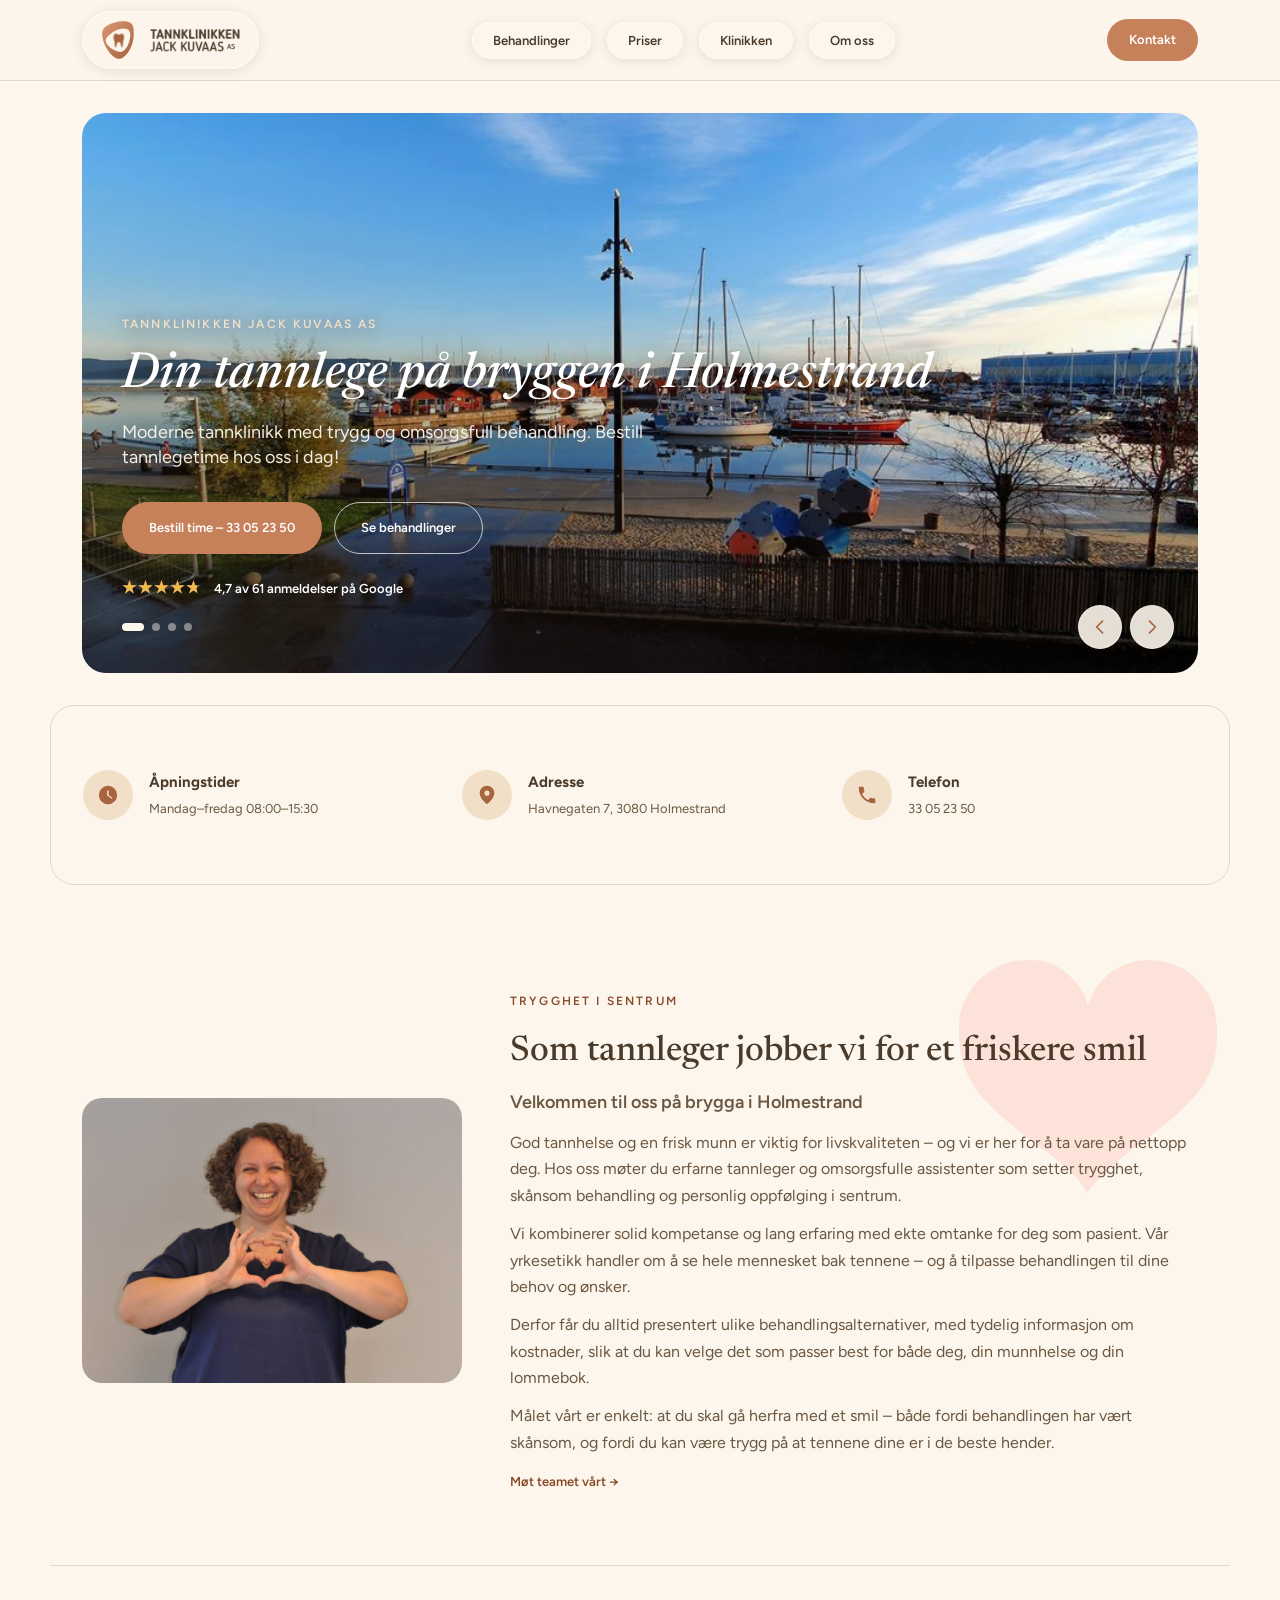
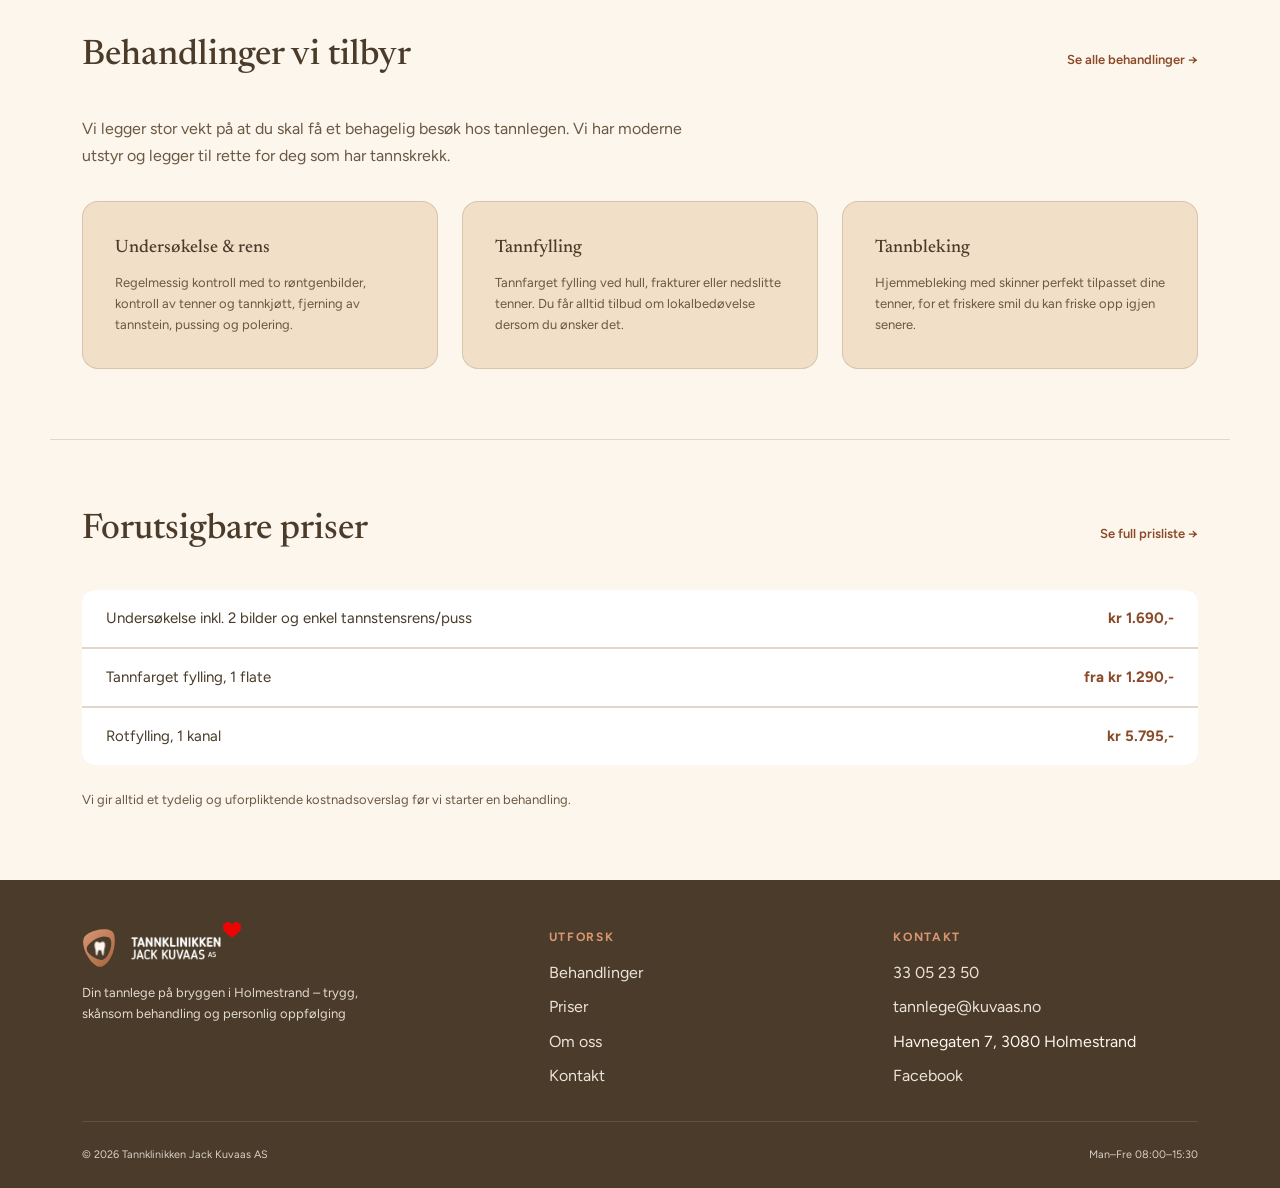
<file: index.html>
<!DOCTYPE html>
<html lang="nb">
<head>
<meta charset="UTF-8">
<meta name="viewport" content="width=device-width, initial-scale=1.0">
<script>document.documentElement.classList.add("js");addEventListener("load",function(){setTimeout(function(){if(window.__revealReady)return;document.querySelectorAll(".reveal").forEach(function(e){e.classList.add("visible")})},1500)});</script>
<title>Tannlege Holmestrand – Tannklinikken Jack Kuvaas AS</title>
<meta name="description" content="Din tannlege på bryggen i Holmestrand. Moderne tannklinikk med trygg og omsorgsfull behandling.">
<link rel="icon" type="image/png" sizes="32x32" href="Bilder/favicon-32.png">
<link rel="icon" type="image/png" sizes="16x16" href="Bilder/favicon-16.png">
<link rel="apple-touch-icon" sizes="180x180" href="Bilder/favicon-180.png">
<link rel="preconnect" href="https://fonts.googleapis.com">
<link rel="preconnect" href="https://fonts.gstatic.com" crossorigin>
<link href="https://fonts.googleapis.com/css2?family=Figtree:wght@400;500;600;700&family=Newsreader:ital,opsz,wght@0,6..72,400..600;1,6..72,400..500&display=swap" rel="stylesheet">
<link rel="stylesheet" href="css/style.css">
</head>
<body data-page="hjem">

<div id="site-header"></div>

<section class="hero" aria-label="Bildekarusell">
  <div id="carousel-stage" class="carousel-stage">
    <!-- Poster: hero-fotoet, vises umiddelbart. Ligger bak scroll-snap-stripa
         som carousel.js bygger; carousel.js legger .is-ready på stagen når det
         synlige stripe-bildet er dekodet -> posteren fader ut (samme foto
         under). Blir stående ved manglende JS (beholder alt-tekst + SEO). -->
    <div class="hero-poster">
      <picture>
        <source media="(max-width: 950px)" srcset="Bilder/havn-hero-mobile.jpg">
        <img src="Bilder/havn-hero.jpg" alt="Småbåthavna i Holmestrand sentrum en solfylt høstdag" fetchpriority="high" width="2560" height="1213" />
      </picture>
    </div>
    <!-- Ikke .reveal her: heroen er over folden og ligger inline i denne fila,
         så den skal være synlig fra første paint. Entré er en ren CSS-animasjon
         (.hero-content) -> ingen tekstløs blink mens carousel.js laster. -->
    <div class="hero-content">
      <div class="eyebrow">Tannklinikken Jack Kuvaas AS</div>
      <h1>Din tannlege på bryggen i Holmestrand</h1>
      <p class="lead">Moderne tannklinikk med trygg og omsorgsfull behandling. Bestill tannlegetime hos oss i dag!</p>
      <div class="hero-cta">
        <a href="tel:+4733052350" class="btn btn-terracotta">Bestill time – 33 05 23 50</a>
        <a href="behandlinger.html" class="btn btn-outline">Se behandlinger</a>
      </div>
      <a href="https://www.google.com/maps/search/?api=1&query=Tannklinikken+Jack+Kuvaas+AS%2C+Havnegaten+7%2C+3080+Holmestrand" target="_blank" rel="noopener" class="rating-badge">
        <span class="rating-stars" aria-hidden="true"><span class="stars-tom">★★★★★</span><span class="stars-fyll">★★★★★</span></span>
        <span aria-hidden="true"><span id="rating-value">4,7</span> av <span id="rating-count">61</span> anmeldelser på Google</span>
      </a>
    </div>
    <button type="button" class="carousel-nav carousel-nav--prev" aria-label="Forrige bilde">
      <svg viewBox="0 0 24 24" aria-hidden="true"><path d="M15 5l-7 7 7 7" fill="none" stroke="currentColor" stroke-width="2" stroke-linecap="round" stroke-linejoin="round"/></svg>
    </button>
    <button type="button" class="carousel-nav carousel-nav--next" aria-label="Neste bilde">
      <svg viewBox="0 0 24 24" aria-hidden="true"><path d="M9 5l7 7-7 7" fill="none" stroke="currentColor" stroke-width="2" stroke-linecap="round" stroke-linejoin="round"/></svg>
    </button>
  </div>
</section>

<section class="section wrap quick-info-row">
  <div class="quick-info reveal">
    <span class="quick-info-icon" aria-hidden="true"><svg viewBox="0 0 24 24"><path d="M12 2a10 10 0 1 0 0 20 10 10 0 0 0 0-20zm.75 5v5.4l4.2 2.5-.75 1.25L11 12.5V7h1.75z"/></svg></span>
    <div>
      <h4>Åpningstider</h4>
      <p>Mandag–fredag 08:00–15:30</p>
    </div>
  </div>
  <div class="quick-info reveal" style="transition-delay:.06s">
    <span class="quick-info-icon" aria-hidden="true"><svg viewBox="0 0 24 24"><path d="M12 2C7.6 2 4 5.6 4 10c0 6 8 12 8 12s8-6 8-12c0-4.4-3.6-8-8-8zm0 10.8a2.8 2.8 0 1 1 0-5.6 2.8 2.8 0 0 1 0 5.6z"/></svg></span>
    <div>
      <h4>Adresse</h4>
      <p><a href="https://www.google.com/maps/search/?api=1&query=Tannklinikken+Jack+Kuvaas+AS%2C+Havnegaten+7%2C+3080+Holmestrand" target="_blank" rel="noopener">Havnegaten 7, 3080 Holmestrand</a></p>
    </div>
  </div>
  <div class="quick-info reveal" style="transition-delay:.12s">
    <span class="quick-info-icon" aria-hidden="true"><svg viewBox="0 0 24 24"><path d="M6.6 10.8c1.4 2.8 3.8 5.2 6.6 6.6l2.2-2.2c.3-.3.7-.4 1-.2 1.1.4 2.3.6 3.6.6.6 0 1 .4 1 1V20c0 .6-.4 1-1 1-9.4 0-17-7.6-17-17 0-.6.4-1 1-1h3.5c.6 0 1 .4 1 1 0 1.2.2 2.5.6 3.6.1.4 0 .8-.2 1L6.6 10.8z"/></svg></span>
    <div>
      <h4>Telefon</h4>
      <p><a href="tel:+4733052350">33 05 23 50</a></p>
    </div>
  </div>
</section>

<section class="section wrap section-about section--flush">
  <div class="about-grid">
    <img src="Bilder/tillit-linda.jpg" alt="Ansatt hos Tannklinikken Jack Kuvaas smiler og former et hjerte med hendene" class="about-photo reveal">
    <div class="about-text reveal" style="transition-delay:.1s">
      <img src="Bilder/hjerte.png" alt="" class="about-text-heart" aria-hidden="true">
      <div class="eyebrow">Trygghet i sentrum</div>
      <h2>Som tannleger jobber vi for et friskere smil</h2>
      <p class="lead lead-strong">Velkommen til oss på brygga i Holmestrand</p>
      <p>God tannhelse og en frisk munn er viktig for livskvaliteten – og vi er her for å ta vare på nettopp deg. Hos oss møter du erfarne tannleger og omsorgsfulle assistenter som setter trygghet, skånsom behandling og personlig oppfølging i sentrum.</p>
      <p>Vi kombinerer solid kompetanse og lang erfaring med ekte omtanke for deg som pasient. Vår yrkesetikk handler om å se hele mennesket bak tennene – og å tilpasse behandlingen til dine behov og ønsker.</p>
      <p>Derfor får du alltid presentert ulike behandlingsalternativer, med tydelig informasjon om kostnader, slik at du kan velge det som passer best for både deg, din munnhelse og din lommebok.</p>
      <p>Målet vårt er enkelt: at du skal gå herfra med et smil – både fordi behandlingen har vært skånsom, og fordi du kan være trygg på at tennene dine er i de beste hender.</p>
      <a href="om-oss.html" class="link-all">Møt teamet vårt →</a>
    </div>
  </div>
</section>

<section class="section wrap">
  <div class="section-head">
    <h2>Behandlinger vi tilbyr</h2>
    <a href="behandlinger.html" class="link-all">Se alle behandlinger →</a>
  </div>
  <p class="section-intro">Vi legger stor vekt på at du skal få et behagelig besøk hos tannlegen. Vi har moderne utstyr og legger til rette for deg som har tannskrekk.</p>
  <div class="service-row">
    <div class="service-card reveal">
      <h3>Undersøkelse &amp; rens</h3>
      <p>Regelmessig kontroll med to røntgenbilder, kontroll av tenner og tannkjøtt, fjerning av tannstein, pussing og polering.</p>
    </div>
    <div class="service-card reveal" style="transition-delay:.08s">
      <h3>Tannfylling</h3>
      <p>Tannfarget fylling ved hull, frakturer eller nedslitte tenner. Du får alltid tilbud om lokalbedøvelse dersom du ønsker det.</p>
    </div>
    <div class="service-card reveal" style="transition-delay:.16s">
      <h3>Tannbleking</h3>
      <p>Hjemmebleking med skinner perfekt tilpasset dine tenner, for et friskere smil du kan friske opp igjen senere.</p>
    </div>
  </div>
</section>

<section class="section wrap">
  <div class="section-head">
    <h2>Forutsigbare priser</h2>
    <a href="priser.html" class="link-all">Se full prisliste →</a>
  </div>
  <div class="price-teaser-grid">
    <!-- PRICES:START -- generated by scripts/update-priser.js from the Kuvaas prisliste Google Sheet (FEATURED_TREATMENTS), do not hand-edit rows here (edit the sheet instead) -->
    <div class="price-row reveal"><span>Undersøkelse inkl. 2 bilder og enkel tannstensrens/puss</span><strong>kr 1.690,-</strong></div>
    <div class="price-row reveal" style="transition-delay:.06s"><span>Tannfarget fylling, 1 flate</span><strong>fra kr 1.290,-</strong></div>
    <div class="price-row reveal" style="transition-delay:.12s"><span>Rotfylling, 1 kanal</span><strong>kr 5.795,-</strong></div>
    <!-- PRICES:END -->
  </div>
  <p class="section-note">Vi gir alltid et tydelig og uforpliktende kostnadsoverslag før vi starter en behandling.</p>
</section>

<div id="site-footer"></div>

<script type="module">
  import { initCarousel } from './js/carousel.js';
  initCarousel(document.getElementById('carousel-stage'));
</script>
<script src="js/main.js"></script>
<!-- Cloudflare Web Analytics --><script defer src='https://static.cloudflareinsights.com/beacon.min.js' data-cf-beacon='{"token": "3b2830d8c1b74ed68dee031783103adc"}'></script><!-- End Cloudflare Web Analytics -->
</body>
</html>
</file>
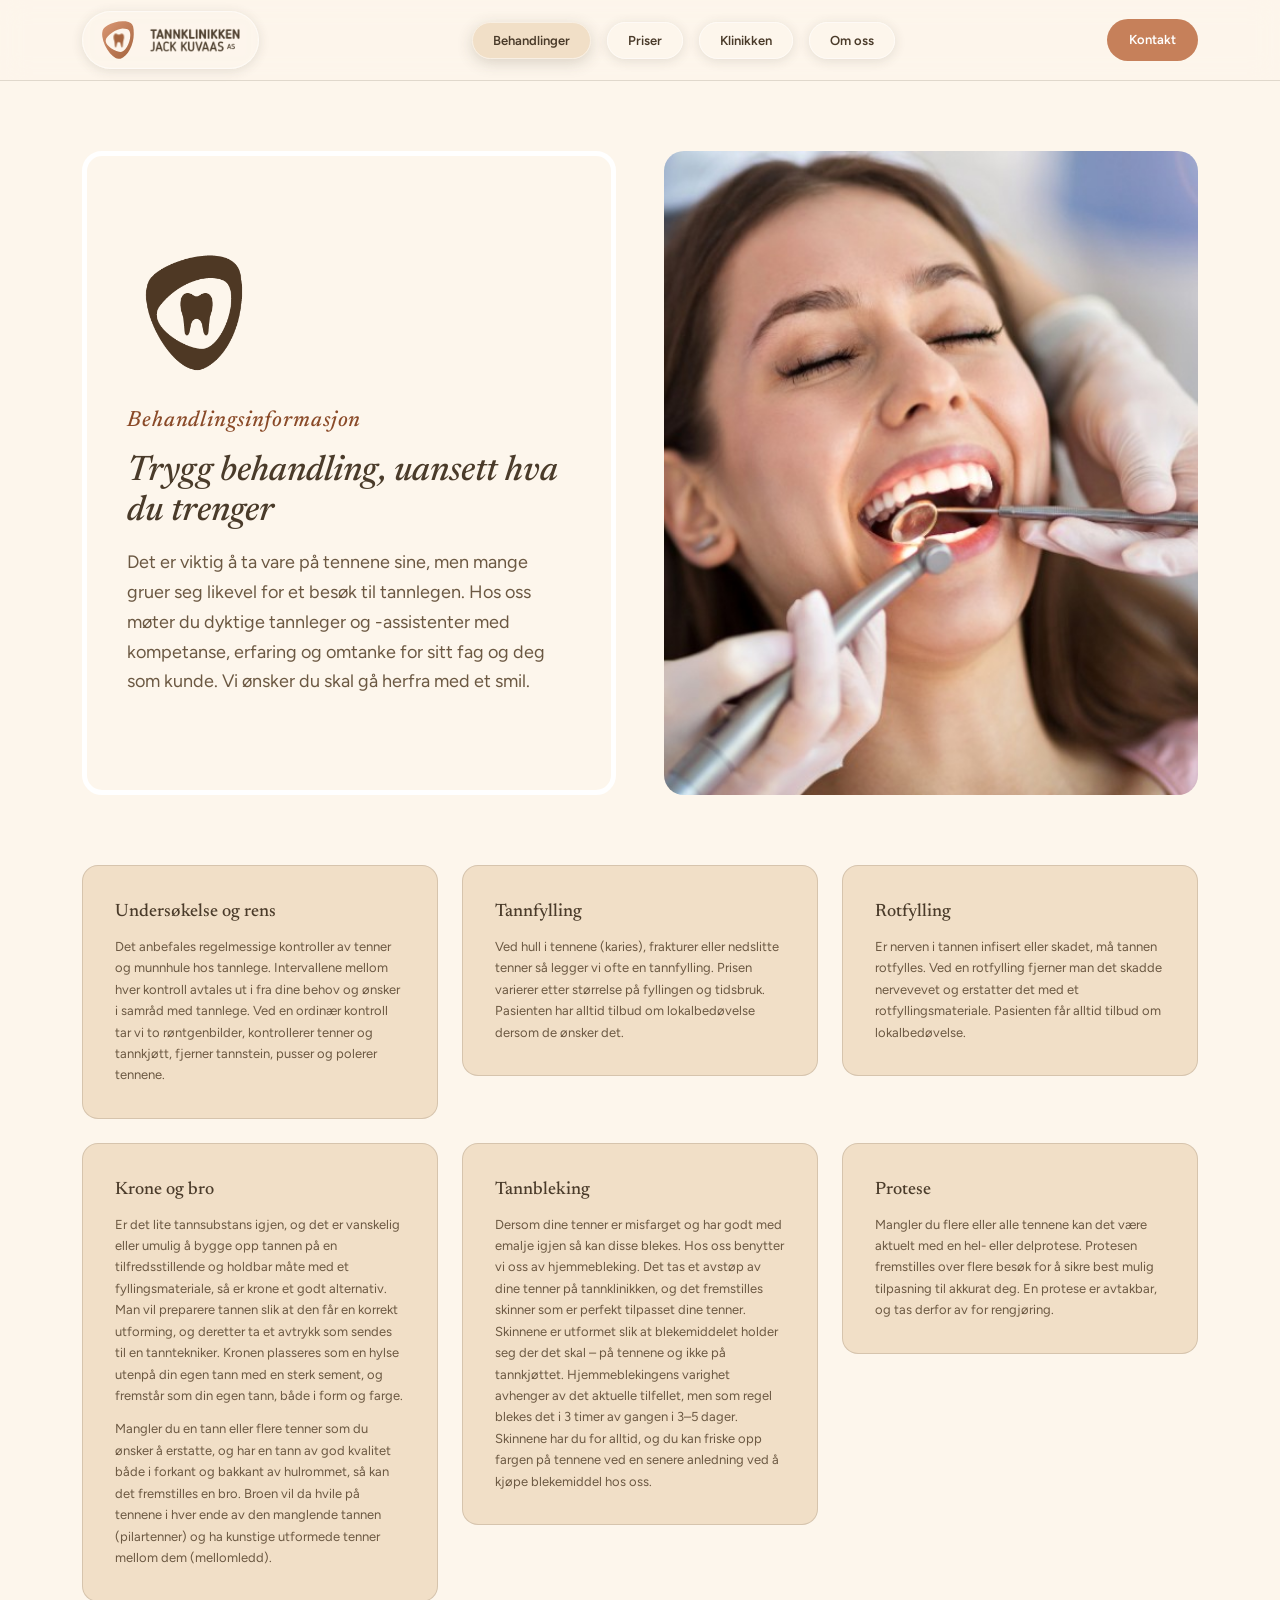
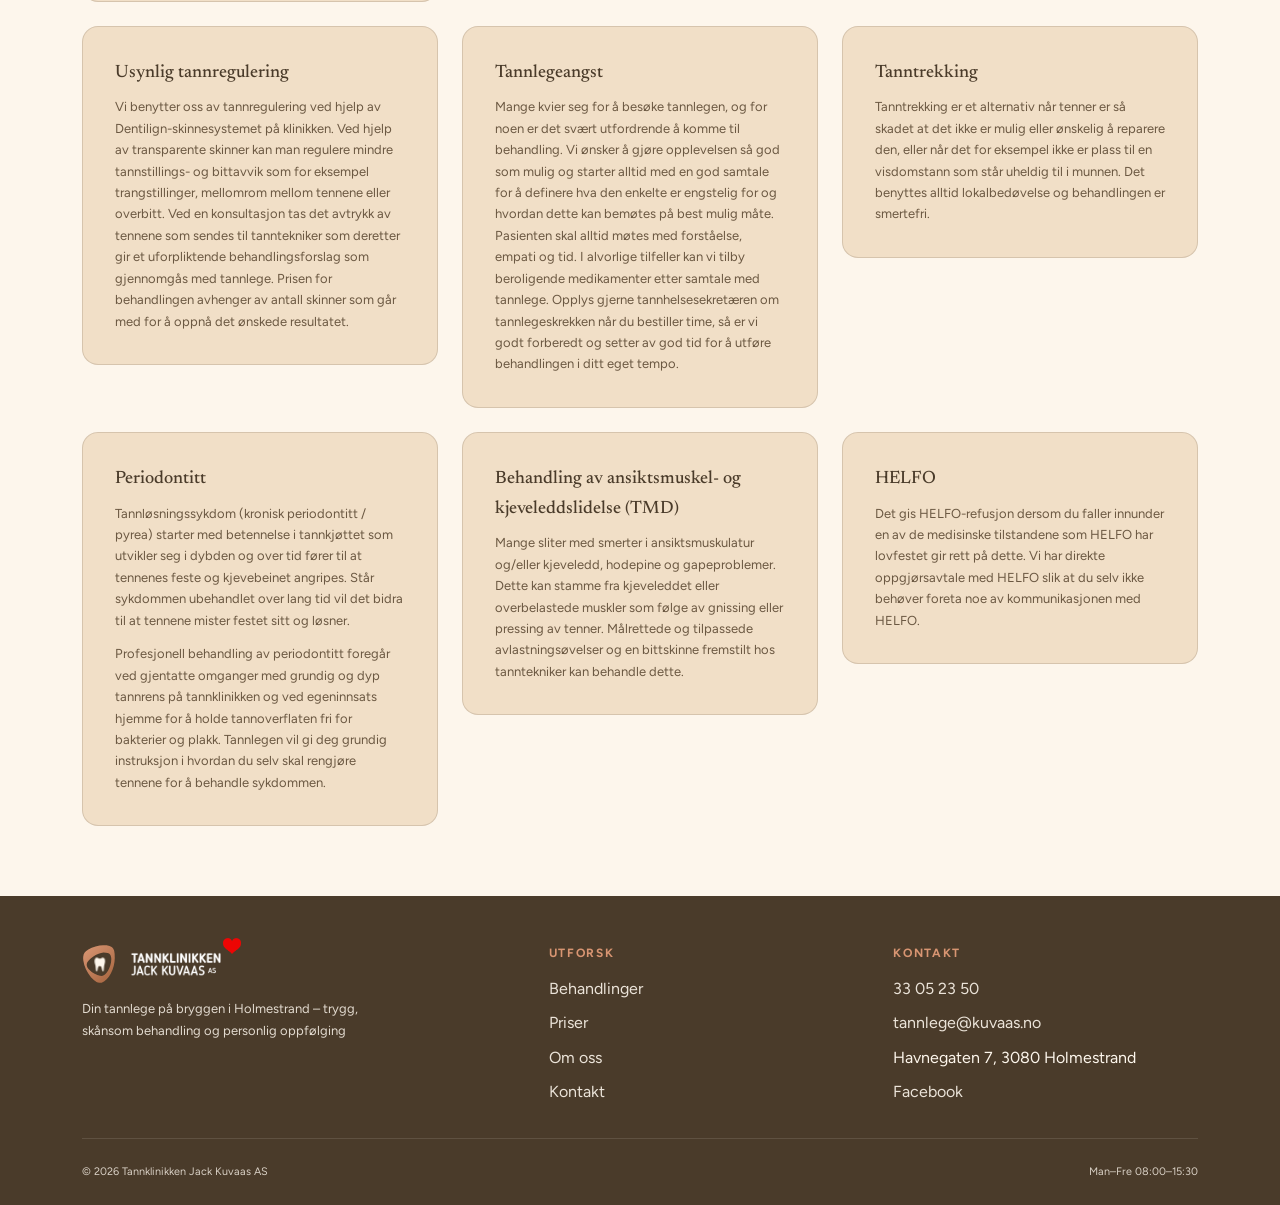
<file: behandlinger.html>
<!DOCTYPE html>
<html lang="nb">
<head>
<meta charset="UTF-8">
<meta name="viewport" content="width=device-width, initial-scale=1.0">
<script>document.documentElement.classList.add("js");addEventListener("load",function(){setTimeout(function(){if(window.__revealReady)return;document.querySelectorAll(".reveal").forEach(function(e){e.classList.add("visible")})},1500)});</script>
<title>Behandlinger – Tannklinikken Jack Kuvaas AS</title>
<meta name="description" content="Behandlingsinformasjon fra Tannklinikken Jack Kuvaas AS i Holmestrand: undersøkelse, fylling, rotfylling, krone og bro, tannbleking, protese, tannregulering og mer.">
<link rel="icon" type="image/png" sizes="32x32" href="Bilder/favicon-32.png">
<link rel="icon" type="image/png" sizes="16x16" href="Bilder/favicon-16.png">
<link rel="apple-touch-icon" sizes="180x180" href="Bilder/favicon-180.png">
<link rel="preconnect" href="https://fonts.googleapis.com">
<link rel="preconnect" href="https://fonts.gstatic.com" crossorigin>
<link href="https://fonts.googleapis.com/css2?family=Figtree:wght@400;500;600;700&family=Newsreader:ital,opsz,wght@0,6..72,400..600;1,6..72,400..500&display=swap" rel="stylesheet">
<link rel="stylesheet" href="css/style.css">
</head>
<body data-page="behandlinger">

<div id="site-header"></div>

<div class="page-hero wrap about-grid about-grid--flip">
  <img src="Bilder/behandling-tannlege.jpg" alt="Pasient får tennene undersøkt av tannlege hos Tannklinikken Jack Kuvaas AS" class="about-photo reveal">
  <div class="about-text about-text--card reveal" style="transition-delay:.1s">
    <img src="Bilder/vannmerke-skjold.png" alt="" class="about-card-watermark">
    <div class="eyebrow-serif">Behandlingsinformasjon</div>
    <h1 style="transition-delay:.08s">Trygg behandling, uansett hva du trenger</h1>
    <p class="lead" style="transition-delay:.16s">Det er viktig å ta vare på tennene sine, men mange gruer seg likevel for et besøk til tannlegen. Hos oss møter du dyktige tannleger og -assistenter med kompetanse, erfaring og omtanke for sitt fag og deg som kunde. Vi ønsker du skal gå herfra med et smil.</p>
  </div>
</div>

<section class="section wrap section--continued">
  <div class="service-row">
    <div class="service-card reveal">
      <h3>Undersøkelse og rens</h3>
      <p>Det anbefales regelmessige kontroller av tenner og munnhule hos tannlege. Intervallene mellom hver kontroll avtales ut i fra dine behov og ønsker i samråd med tannlege. Ved en ordinær kontroll tar vi to røntgenbilder, kontrollerer tenner og tannkjøtt, fjerner tannstein, pusser og polerer tennene.</p>
    </div>
    <div class="service-card reveal">
      <h3>Tannfylling</h3>
      <p>Ved hull i tennene (karies), frakturer eller nedslitte tenner så legger vi ofte en tannfylling. Prisen varierer etter størrelse på fyllingen og tidsbruk. Pasienten har alltid tilbud om lokalbedøvelse dersom de ønsker det.</p>
    </div>
    <div class="service-card reveal">
      <h3>Rotfylling</h3>
      <p>Er nerven i tannen infisert eller skadet, må tannen rotfylles. Ved en rotfylling fjerner man det skadde nervevevet og erstatter det med et rotfyllingsmateriale. Pasienten får alltid tilbud om lokalbedøvelse.</p>
    </div>
    <div class="service-card reveal">
      <h3>Krone og bro</h3>
      <p>Er det lite tannsubstans igjen, og det er vanskelig eller umulig å bygge opp tannen på en tilfredsstillende og holdbar måte med et fyllingsmateriale, så er krone et godt alternativ. Man vil preparere tannen slik at den får en korrekt utforming, og deretter ta et avtrykk som sendes til en tanntekniker. Kronen plasseres som en hylse utenpå din egen tann med en sterk sement, og fremstår som din egen tann, både i form og farge.</p>
      <p>Mangler du en tann eller flere tenner som du ønsker å erstatte, og har en tann av god kvalitet både i forkant og bakkant av hulrommet, så kan det fremstilles en bro. Broen vil da hvile på tennene i hver ende av den manglende tannen (pilartenner) og ha kunstige utformede tenner mellom dem (mellomledd).</p>
    </div>
    <div class="service-card reveal">
      <h3>Tannbleking</h3>
      <p>Dersom dine tenner er misfarget og har godt med emalje igjen så kan disse blekes. Hos oss benytter vi oss av hjemmebleking. Det tas et avstøp av dine tenner på tannklinikken, og det fremstilles skinner som er perfekt tilpasset dine tenner. Skinnene er utformet slik at blekemiddelet holder seg der det skal – på tennene og ikke på tannkjøttet. Hjemmeblekingens varighet avhenger av det aktuelle tilfellet, men som regel blekes det i 3 timer av gangen i 3–5 dager. Skinnene har du for alltid, og du kan friske opp fargen på tennene ved en senere anledning ved å kjøpe blekemiddel hos oss.</p>
    </div>
    <div class="service-card reveal">
      <h3>Protese</h3>
      <p>Mangler du flere eller alle tennene kan det være aktuelt med en hel- eller delprotese. Protesen fremstilles over flere besøk for å sikre best mulig tilpasning til akkurat deg. En protese er avtakbar, og tas derfor av for rengjøring.</p>
    </div>
    <div class="service-card reveal">
      <h3>Usynlig tannregulering</h3>
      <p>Vi benytter oss av tannregulering ved hjelp av Dentilign-skinnesystemet på klinikken. Ved hjelp av transparente skinner kan man regulere mindre tannstillings- og bittavvik som for eksempel trangstillinger, mellomrom mellom tennene eller overbitt. Ved en konsultasjon tas det avtrykk av tennene som sendes til tanntekniker som deretter gir et uforpliktende behandlingsforslag som gjennomgås med tannlege. Prisen for behandlingen avhenger av antall skinner som går med for å oppnå det ønskede resultatet.</p>
    </div>
    <div class="service-card reveal">
      <h3>Tannlegeangst</h3>
      <p>Mange kvier seg for å besøke tannlegen, og for noen er det svært utfordrende å komme til behandling. Vi ønsker å gjøre opplevelsen så god som mulig og starter alltid med en god samtale for å definere hva den enkelte er engstelig for og hvordan dette kan bemøtes på best mulig måte. Pasienten skal alltid møtes med forståelse, empati og tid. I alvorlige tilfeller kan vi tilby beroligende medikamenter etter samtale med tannlege. Opplys gjerne tannhelsesekretæren om tannlegeskrekken når du bestiller time, så er vi godt forberedt og setter av god tid for å utføre behandlingen i ditt eget tempo.</p>
    </div>
    <div class="service-card reveal">
      <h3>Tanntrekking</h3>
      <p>Tanntrekking er et alternativ når tenner er så skadet at det ikke er mulig eller ønskelig å reparere den, eller når det for eksempel ikke er plass til en visdomstann som står uheldig til i munnen. Det benyttes alltid lokalbedøvelse og behandlingen er smertefri.</p>
    </div>
    <div class="service-card reveal">
      <h3>Periodontitt</h3>
      <p>Tannløsningssykdom (kronisk periodontitt / pyrea) starter med betennelse i tannkjøttet som utvikler seg i dybden og over tid fører til at tennenes feste og kjevebeinet angripes. Står sykdommen ubehandlet over lang tid vil det bidra til at tennene mister festet sitt og løsner.</p>
      <p>Profesjonell behandling av periodontitt foregår ved gjentatte omganger med grundig og dyp tannrens på tannklinikken og ved egeninnsats hjemme for å holde tannoverflaten fri for bakterier og plakk. Tannlegen vil gi deg grundig instruksjon i hvordan du selv skal rengjøre tennene for å behandle sykdommen.</p>
    </div>
    <div class="service-card reveal">
      <h3>Behandling av ansiktsmuskel- og kjeveleddslidelse (TMD)</h3>
      <p>Mange sliter med smerter i ansiktsmuskulatur og/eller kjeveledd, hodepine og gapeproblemer. Dette kan stamme fra kjeveleddet eller overbelastede muskler som følge av gnissing eller pressing av tenner. Målrettede og tilpassede avlastningsøvelser og en bittskinne fremstilt hos tanntekniker kan behandle dette.</p>
    </div>
    <div class="service-card reveal">
      <h3>HELFO</h3>
      <p>Det gis HELFO-refusjon dersom du faller innunder en av de medisinske tilstandene som HELFO har lovfestet gir rett på dette. Vi har direkte oppgjørsavtale med HELFO slik at du selv ikke behøver foreta noe av kommunikasjonen med HELFO.</p>
    </div>
  </div>
</section>

<div id="site-footer"></div>
<script src="js/main.js"></script>
<!-- Cloudflare Web Analytics --><script defer src='https://static.cloudflareinsights.com/beacon.min.js' data-cf-beacon='{"token": "3b2830d8c1b74ed68dee031783103adc"}'></script><!-- End Cloudflare Web Analytics -->
</body>
</html>
</file>
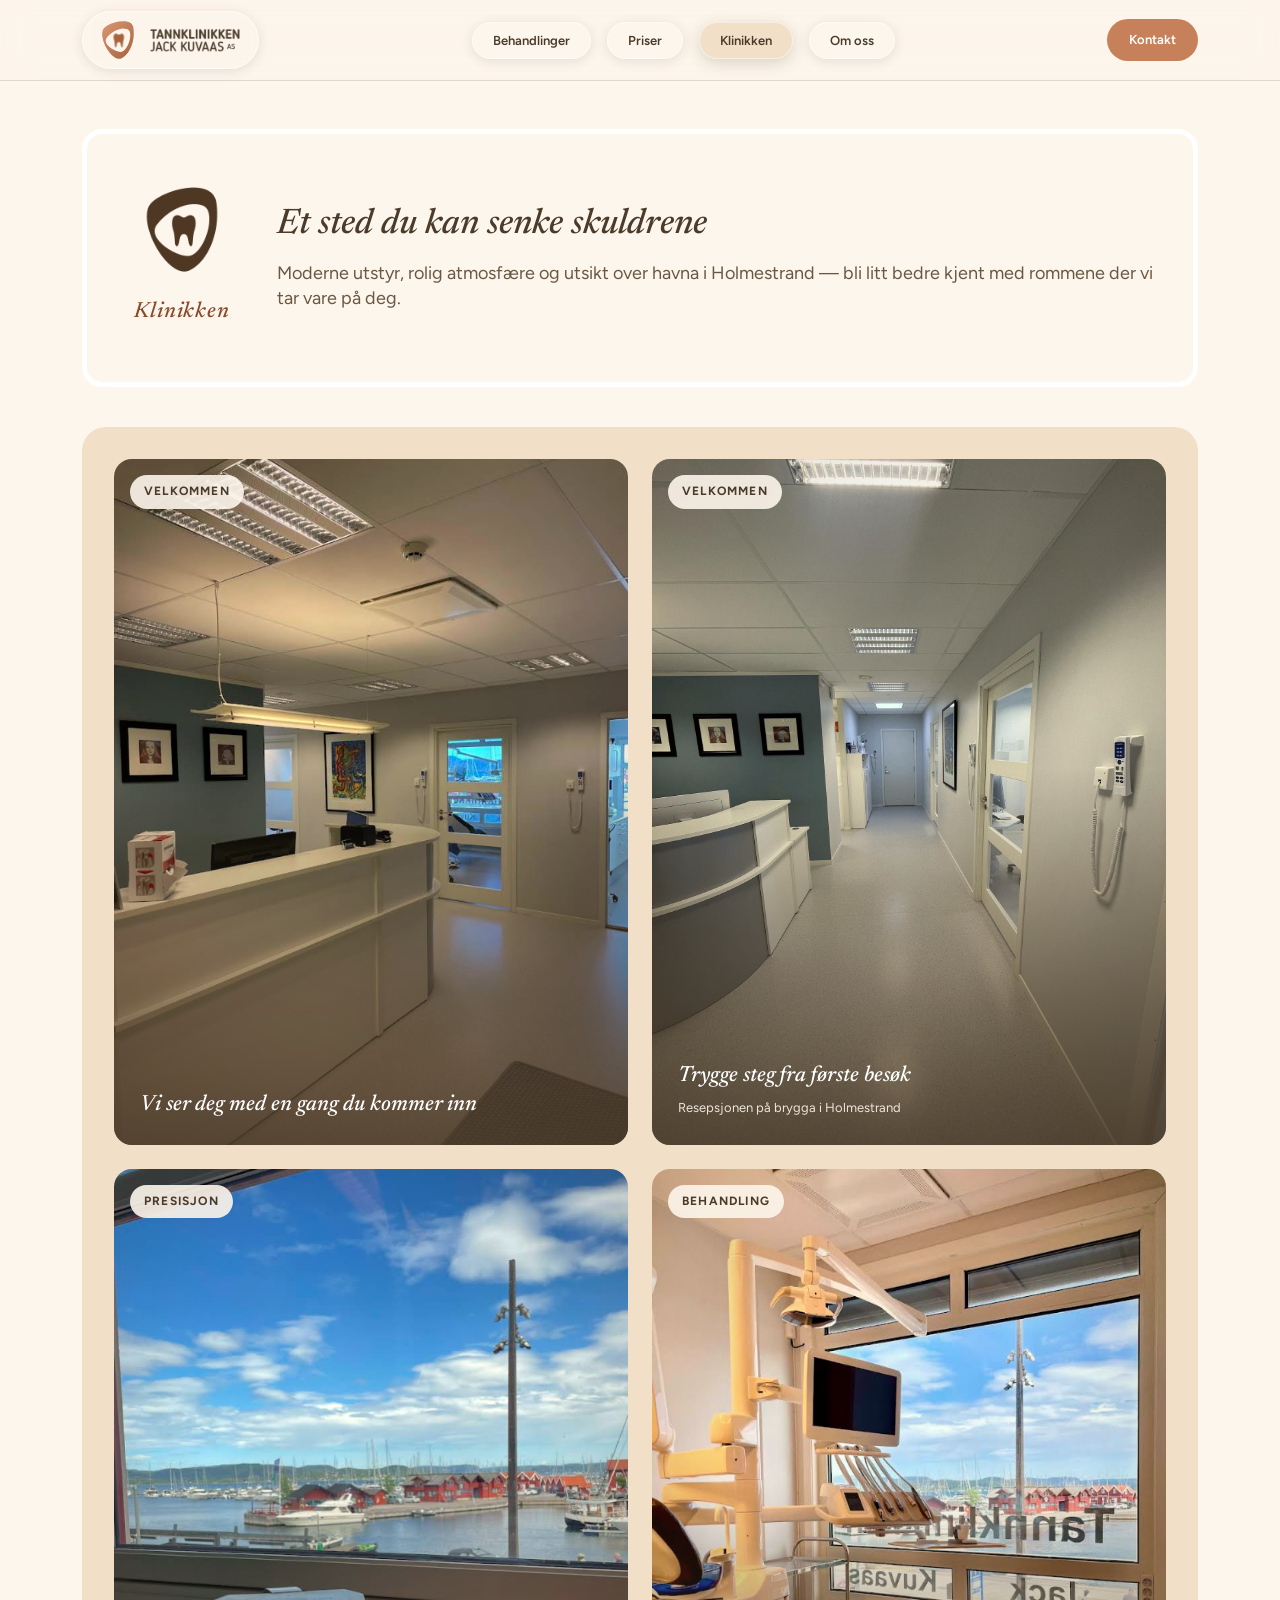
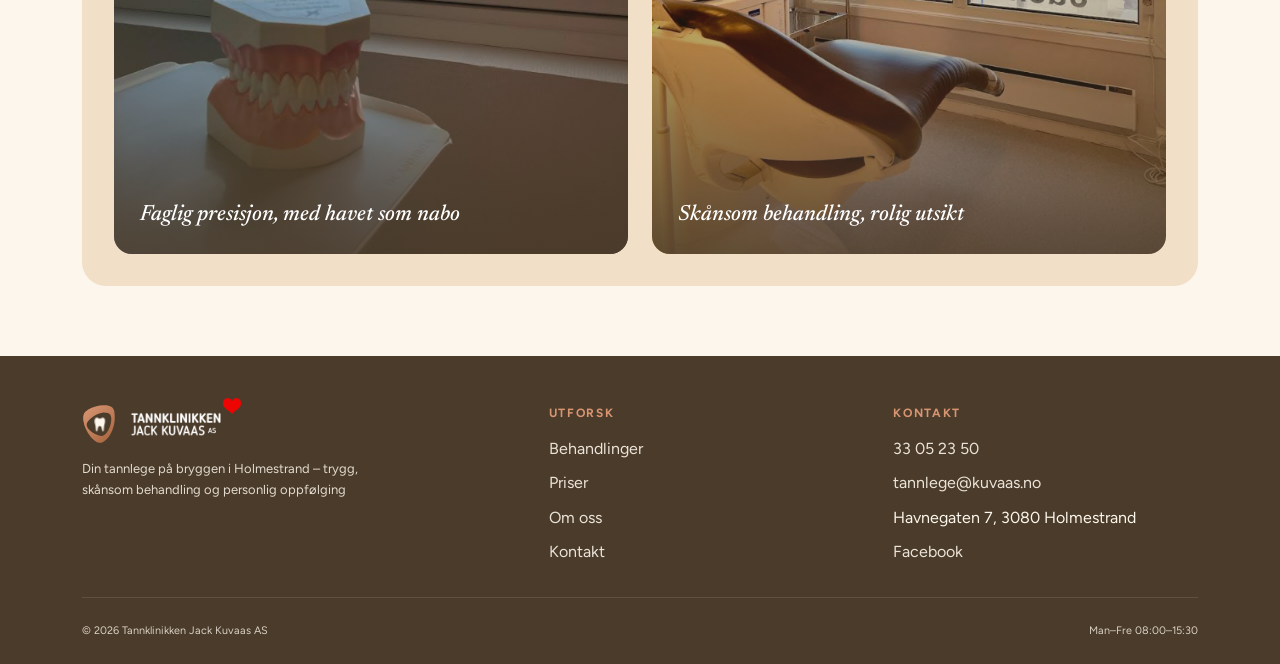
<file: klinikken.html>
<!DOCTYPE html>
<html lang="nb">
<head>
<meta charset="UTF-8">
<meta name="viewport" content="width=device-width, initial-scale=1.0">
<script>document.documentElement.classList.add("js");addEventListener("load",function(){setTimeout(function(){if(window.__revealReady)return;document.querySelectorAll(".reveal").forEach(function(e){e.classList.add("visible")})},1500)});</script>
<title>Klinikken – Tannklinikken Jack Kuvaas AS</title>
<meta name="description" content="Bilder fra Tannklinikken Jack Kuvaas AS i Holmestrand.">
<link rel="icon" type="image/png" sizes="32x32" href="Bilder/favicon-32.png">
<link rel="icon" type="image/png" sizes="16x16" href="Bilder/favicon-16.png">
<link rel="apple-touch-icon" sizes="180x180" href="Bilder/favicon-180.png">
<link rel="preconnect" href="https://fonts.googleapis.com">
<link rel="preconnect" href="https://fonts.gstatic.com" crossorigin>
<link href="https://fonts.googleapis.com/css2?family=Figtree:wght@400;500;600;700&family=Newsreader:ital,opsz,wght@0,6..72,400..600;1,6..72,400..500&display=swap" rel="stylesheet">
<link rel="stylesheet" href="css/style.css">
</head>
<body data-page="klinikken">

<div id="site-header"></div>

<div class="page-hero wrap">
  <div class="about-text--card hero-card--split reveal">
    <div class="hero-card-icon">
      <img src="Bilder/vannmerke-skjold.png" alt="" class="about-card-watermark">
      <div class="eyebrow-serif">Klinikken</div>
    </div>
    <div class="hero-card-text">
      <h1 style="transition-delay:.08s">Et sted du kan senke skuldrene</h1>
      <p class="lead" style="transition-delay:.16s">Moderne utstyr, rolig atmosfære og utsikt over havna i Holmestrand — bli litt bedre kjent med rommene der vi tar vare på deg.</p>
    </div>
  </div>
</div>

<section class="section wrap section--continued">
  <div class="klinikk-editorial">
    <div class="klinikk-card reveal">
      <img src="Bilder/klinikken/resepsjonsdisk.png" alt="Resepsjonsdisk">
      <span class="klinikk-tag">Velkommen</span>
      <div class="klinikk-overlay">
        <h3>Vi ser deg med en gang du kommer inn</h3>
      </div>
    </div>
    <div class="klinikk-card reveal">
      <img src="Bilder/klinikken/klinikk-resepsjon.jpg" alt="Resepsjon og gang">
      <span class="klinikk-tag">Velkommen</span>
      <div class="klinikk-overlay">
        <h3>Trygge steg fra første besøk</h3>
        <p>Resepsjonen på brygga i Holmestrand</p>
      </div>
    </div>
    <div class="klinikk-card reveal">
      <img src="Bilder/klinikken/tannmodell-utsikt.png" alt="Tannmodell med havneutsikt">
      <span class="klinikk-tag">Presisjon</span>
      <div class="klinikk-overlay">
        <h3>Faglig presisjon, med havet som nabo</h3>
      </div>
    </div>
    <div class="klinikk-card reveal">
      <img src="Bilder/klinikken/behandlingsstol-utsikt.png" alt="Behandlingsstol med havneutsikt">
      <span class="klinikk-tag">Behandling</span>
      <div class="klinikk-overlay">
        <h3>Skånsom behandling, rolig utsikt</h3>
      </div>
    </div>
  </div>
</section>

<div id="site-footer"></div>
<script src="js/main.js"></script>
<!-- Cloudflare Web Analytics --><script defer src='https://static.cloudflareinsights.com/beacon.min.js' data-cf-beacon='{"token": "3b2830d8c1b74ed68dee031783103adc"}'></script><!-- End Cloudflare Web Analytics -->
</body>
</html>
</file>
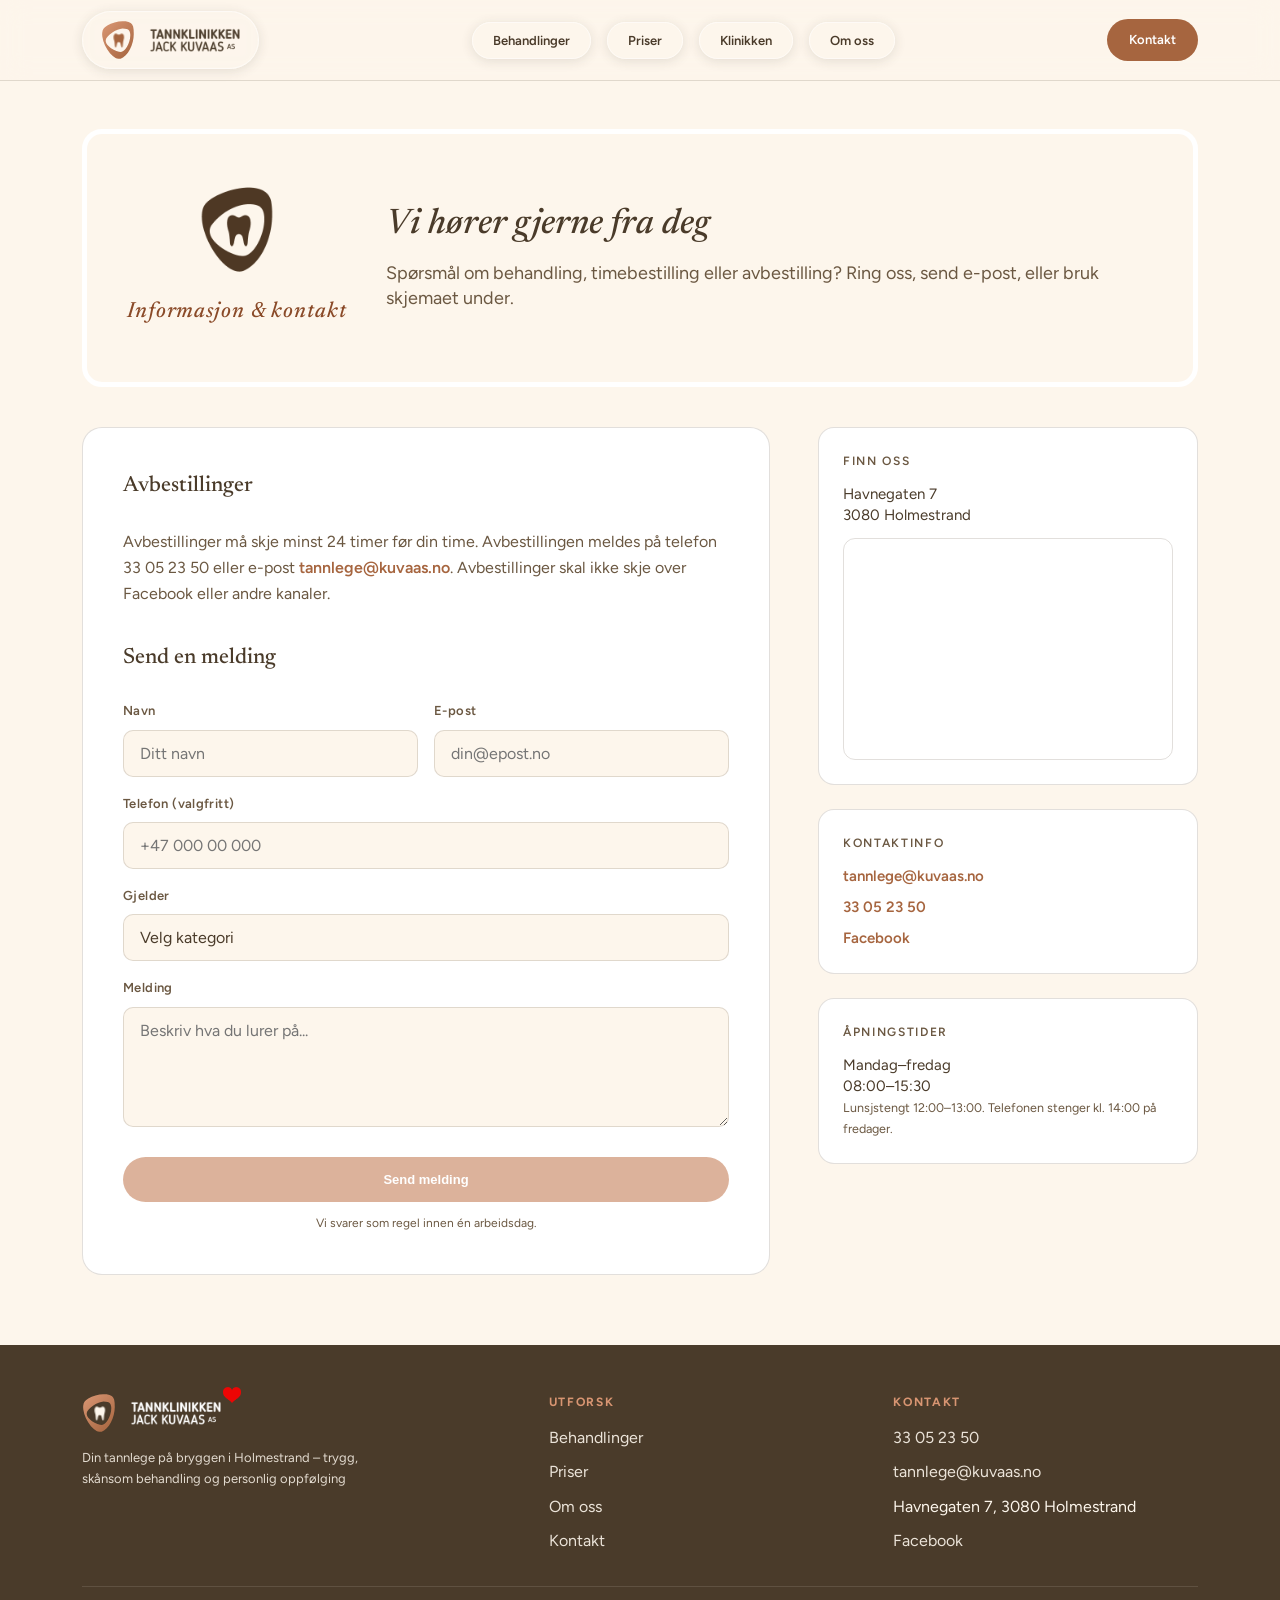
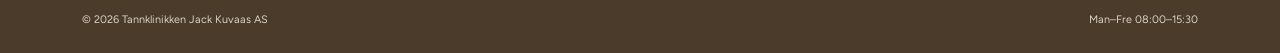
<file: kontakt.html>
<!DOCTYPE html>
<html lang="nb">
<head>
<meta charset="UTF-8">
<meta name="viewport" content="width=device-width, initial-scale=1.0">
<script>document.documentElement.classList.add("js");addEventListener("load",function(){setTimeout(function(){if(window.__revealReady)return;document.querySelectorAll(".reveal").forEach(function(e){e.classList.add("visible")})},1500)});</script>
<title>Kontakt og informasjon – Tannklinikken Jack Kuvaas AS</title>
<meta name="description" content="Kontaktinformasjon, åpningstider og avbestillingsregler for Tannklinikken Jack Kuvaas AS i Holmestrand.">
<link rel="icon" type="image/png" sizes="32x32" href="Bilder/favicon-32.png">
<link rel="icon" type="image/png" sizes="16x16" href="Bilder/favicon-16.png">
<link rel="apple-touch-icon" sizes="180x180" href="Bilder/favicon-180.png">
<link rel="preconnect" href="https://fonts.googleapis.com">
<link rel="preconnect" href="https://fonts.gstatic.com" crossorigin>
<link href="https://fonts.googleapis.com/css2?family=Figtree:wght@400;500;600;700&family=Newsreader:ital,opsz,wght@0,6..72,400..600;1,6..72,400..500&display=swap" rel="stylesheet">
<link rel="stylesheet" href="css/style.css">
</head>
<body data-page="kontakt">

<div id="site-header"></div>

<div class="page-hero wrap">
  <div class="about-text--card hero-card--split reveal">
    <div class="hero-card-icon">
      <img src="Bilder/vannmerke-skjold.png" alt="" class="about-card-watermark">
      <div class="eyebrow-serif">Informasjon &amp; kontakt</div>
    </div>
    <div class="hero-card-text">
      <h1 style="transition-delay:.08s">Vi hører gjerne fra deg</h1>
      <p class="lead" style="transition-delay:.16s">Spørsmål om behandling, timebestilling eller avbestilling? Ring oss, send e-post, eller bruk skjemaet under.</p>
    </div>
  </div>
</div>

<section class="section wrap section--continued">
  <div class="kontakt-grid">
    <div class="form-card reveal" id="form-card">
      <h2>Avbestillinger</h2>
      <p class="form-intro">Avbestillinger må skje minst 24 timer før din time. Avbestillingen meldes på telefon 33 05 23 50 eller e-post <a href="mailto:tannlege@kuvaas.no" class="lenke-terra">tannlege@kuvaas.no</a>. Avbestillinger skal ikke skje over Facebook eller andre kanaler.</p>

      <h2>Send en melding</h2>
      <div class="form-error" id="form-error">Noe gikk galt. Prøv igjen, eller send e-post direkte til <a href="mailto:tannlege@kuvaas.no">tannlege@kuvaas.no</a>.</div>
      <form id="kontakt-form" onsubmit="sendForm(event)">
        <div class="form-row">
          <div class="form-group">
            <label for="navn">Navn</label>
            <input type="text" id="navn" name="navn" placeholder="Ditt navn" required>
          </div>
          <div class="form-group">
            <label for="epost">E-post</label>
            <input type="email" id="epost" name="email" placeholder="din@epost.no" required>
          </div>
        </div>
        <div class="form-group">
          <label for="tlf">Telefon (valgfritt)</label>
          <input type="tel" id="tlf" name="tlf" placeholder="+47 000 00 000">
        </div>
        <div class="form-group">
          <label for="emne">Gjelder</label>
          <select id="emne" name="emne">
            <option value="">Velg kategori</option>
            <option value="timebestilling">Timebestilling</option>
            <option value="avbestilling">Avbestilling</option>
            <option value="behandling">Spørsmål om behandling</option>
            <option value="annet">Annet</option>
          </select>
        </div>
        <div class="form-group">
          <label for="melding">Melding</label>
          <textarea id="melding" name="melding" placeholder="Beskriv hva du lurer på..." required></textarea>
        </div>
        <button type="submit" class="btn btn-terracotta form-submit" disabled>Send melding</button>
        <p class="form-note">Vi svarer som regel innen én arbeidsdag.</p>
      </form>
      <div class="form-success" id="form-success">
        <div class="check">
          <svg viewBox="0 0 24 24"><path d="M9 16.17L4.83 12l-1.42 1.41L9 19 21 7l-1.41-1.41z"/></svg>
        </div>
        <h3>Takk for meldingen!</h3>
        <p>Vi tar kontakt snart.</p>
      </div>
    </div>

    <div class="kontakt-info reveal" style="transition-delay:.1s">
      <div class="kinfo-box">
        <h4>Finn oss</h4>
        <div class="kinfo-row"><span>Havnegaten 7<br>3080 Holmestrand</span></div>
        <div class="kmap">
          <iframe
            src="https://www.google.com/maps?q=Tannklinikken+Jack+Kuvaas+AS,+Havnegaten+7,+3080+Holmestrand&output=embed"
            title="Kart – Tannklinikken Jack Kuvaas AS, Havnegaten 7, Holmestrand"
            loading="lazy" referrerpolicy="no-referrer-when-downgrade">
          </iframe>
        </div>
      </div>
      <div class="kinfo-box">
        <h4>Kontaktinfo</h4>
        <div class="kinfo-row"><span><a href="mailto:tannlege@kuvaas.no">tannlege@kuvaas.no</a></span></div>
        <div class="kinfo-row"><span><a href="tel:+4733052350">33 05 23 50</a></span></div>
        <div class="kinfo-row"><span><a href="https://www.facebook.com/TannklinikkenJackKuvaas" target="_blank" rel="noopener">Facebook</a></span></div>
      </div>
      <div class="kinfo-box">
        <h4>Åpningstider</h4>
        <div class="kinfo-row"><span>Mandag–fredag<br>08:00–15:30<br><small class="dempet">Lunsjstengt 12:00–13:00. Telefonen stenger kl. 14:00 på fredager.</small></span></div>
      </div>
    </div>
  </div>
</section>

<div id="site-footer"></div>
<script>
  async function sendForm(e) {
    e.preventDefault();
    const form = document.getElementById('kontakt-form');
    const btn = form.querySelector('button[type="submit"]');
    const errorBox = document.getElementById('form-error');

    btn.disabled = true;
    btn.textContent = 'Sender…';
    errorBox.classList.remove('visible');

    try {
      const res = await fetch('https://formspree.io/f/FORMSPREE_ID', {
        method: 'POST',
        body: new FormData(form),
        headers: { 'Accept': 'application/json' }
      });

      if (res.ok) {
        form.style.display = 'none';
        errorBox.style.display = 'none';
        document.getElementById('form-success').style.display = 'block';
      } else {
        throw new Error('server');
      }
    } catch {
      btn.disabled = false;
      btn.textContent = 'Send melding';
      errorBox.classList.add('visible');
    }
  }
</script>
<script src="js/main.js"></script>
<!-- Cloudflare Web Analytics --><script defer src='https://static.cloudflareinsights.com/beacon.min.js' data-cf-beacon='{"token": "3b2830d8c1b74ed68dee031783103adc"}'></script><!-- End Cloudflare Web Analytics -->
</body>
</html>
</file>
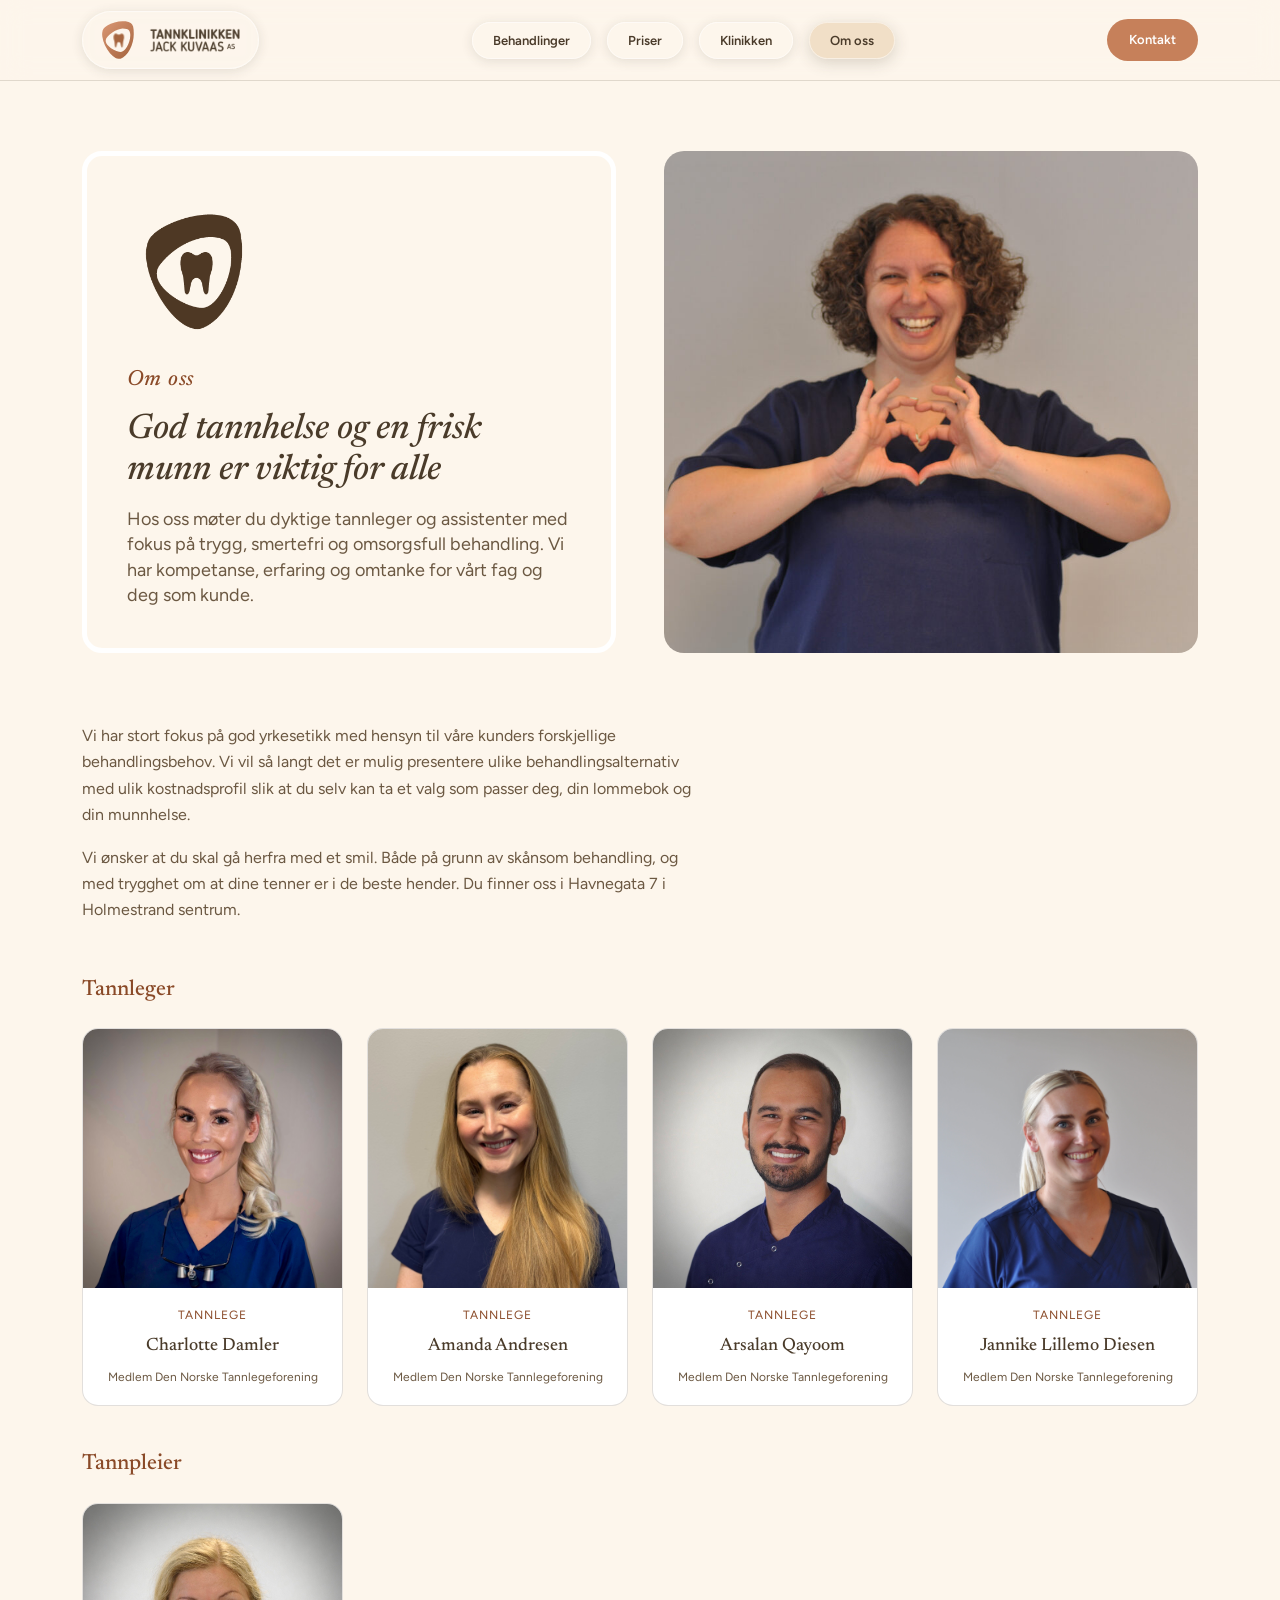
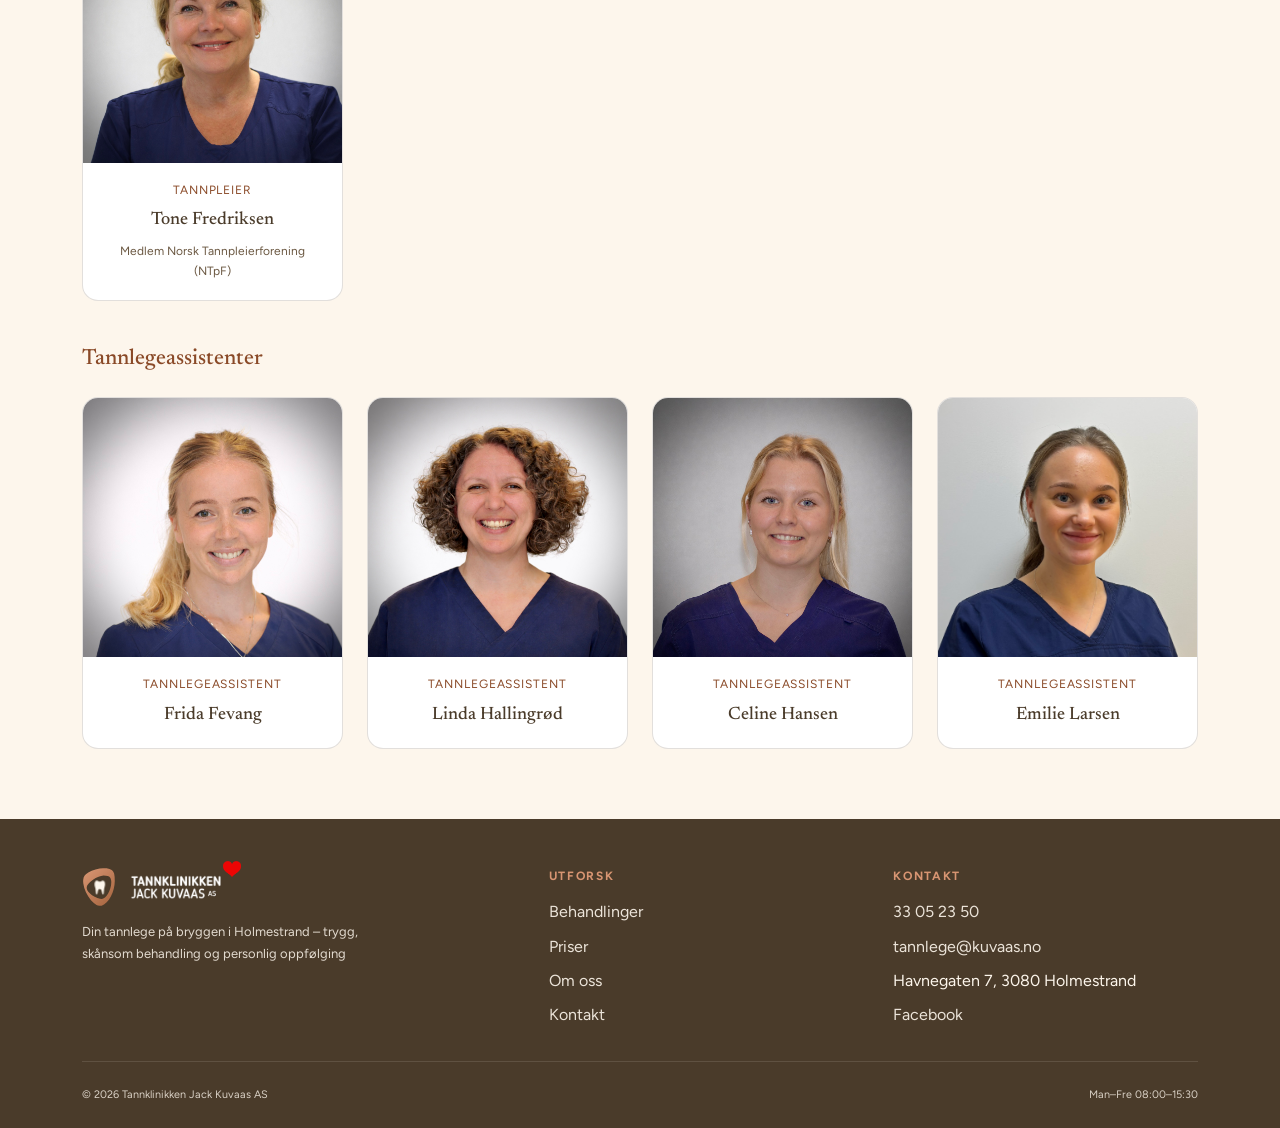
<file: om-oss.html>
<!DOCTYPE html>
<html lang="nb">
<head>
<meta charset="UTF-8">
<meta name="viewport" content="width=device-width, initial-scale=1.0">
<script>document.documentElement.classList.add("js");addEventListener("load",function(){setTimeout(function(){if(window.__revealReady)return;document.querySelectorAll(".reveal").forEach(function(e){e.classList.add("visible")})},1500)});</script>
<title>Om oss – Tannklinikken Jack Kuvaas AS</title>
<meta name="description" content="Møt teamet bak Tannklinikken Jack Kuvaas AS i Holmestrand.">
<link rel="icon" type="image/png" sizes="32x32" href="Bilder/favicon-32.png">
<link rel="icon" type="image/png" sizes="16x16" href="Bilder/favicon-16.png">
<link rel="apple-touch-icon" sizes="180x180" href="Bilder/favicon-180.png">
<link rel="preconnect" href="https://fonts.googleapis.com">
<link rel="preconnect" href="https://fonts.gstatic.com" crossorigin>
<link href="https://fonts.googleapis.com/css2?family=Figtree:wght@400;500;600;700&family=Newsreader:ital,opsz,wght@0,6..72,400..600;1,6..72,400..500&display=swap" rel="stylesheet">
<link rel="stylesheet" href="css/style.css">
</head>
<body data-page="om-oss">

<div id="site-header"></div>

<div class="page-hero wrap about-grid about-grid--flip">
  <img src="Bilder/tillit-linda.jpg" alt="Ansatt hos Tannklinikken Jack Kuvaas smiler og former et hjerte med hendene" class="about-photo reveal">
  <div class="about-text--card reveal">
    <img src="Bilder/vannmerke-skjold.png" alt="" class="about-card-watermark">
    <div class="eyebrow-serif">Om oss</div>
    <h1 style="transition-delay:.08s">God tannhelse og en frisk munn er viktig for alle</h1>
    <p class="lead" style="transition-delay:.16s">Hos oss møter du dyktige tannleger og assistenter med fokus på trygg, smertefri og omsorgsfull behandling. Vi har kompetanse, erfaring og omtanke for vårt fag og deg som kunde.</p>
  </div>
</div>

<section class="section wrap section--continued">
  <div class="om-text-block">
    <img src="Bilder/hjerte.png" alt="" class="om-text-heart" aria-hidden="true">
    <p>Vi har stort fokus på god yrkesetikk med hensyn til våre kunders forskjellige behandlingsbehov. Vi vil så langt det er mulig presentere ulike behandlingsalternativ med ulik kostnadsprofil slik at du selv kan ta et valg som passer deg, din lommebok og din munnhelse.</p>
    <p>Vi ønsker at du skal gå herfra med et smil. Både på grunn av skånsom behandling, og med trygghet om at dine tenner er i de beste hender. Du finner oss i Havnegata 7 i Holmestrand sentrum.</p>
  </div>

  <h2 class="team-group-title reveal">Tannleger</h2>
  <div class="team-grid">
    <div class="team-card reveal">
      <img src="Bilder/team/charlotte-damler.jpg" alt="Charlotte Damler">
      <div class="team-body">
        <div class="role">Tannlege</div>
        <h3>Charlotte Damler</h3>
        <div class="badge">Medlem Den Norske Tannlegeforening</div>
      </div>
    </div>
    <div class="team-card reveal">
      <img src="Bilder/team/amanda-andresen.jpg" alt="Amanda Andresen">
      <div class="team-body">
        <div class="role">Tannlege</div>
        <h3>Amanda Andresen</h3>
        <div class="badge">Medlem Den Norske Tannlegeforening</div>
      </div>
    </div>
    <div class="team-card reveal">
      <img src="Bilder/team/arsalan-qayoom.jpg" alt="Arsalan Qayoom">
      <div class="team-body">
        <div class="role">Tannlege</div>
        <h3>Arsalan Qayoom</h3>
        <div class="badge">Medlem Den Norske Tannlegeforening</div>
      </div>
    </div>
    <div class="team-card reveal">
      <img src="Bilder/team/jannike-lillemo-diesen.jpg" alt="Jannike Lillemo Diesen">
      <div class="team-body">
        <div class="role">Tannlege</div>
        <h3>Jannike Lillemo Diesen</h3>
        <div class="badge">Medlem Den Norske Tannlegeforening</div>
      </div>
    </div>
  </div>

  <h2 class="team-group-title reveal">Tannpleier</h2>
  <div class="team-grid">
    <div class="team-card reveal">
      <img src="Bilder/team/tone-fredriksen.jpg" alt="Tone Fredriksen">
      <div class="team-body">
        <div class="role">Tannpleier</div>
        <h3>Tone Fredriksen</h3>
        <div class="badge">Medlem Norsk Tannpleierforening (NTpF)</div>
      </div>
    </div>
  </div>

  <h2 class="team-group-title reveal">Tannlegeassistenter</h2>
  <div class="team-grid">
    <div class="team-card reveal">
      <img src="Bilder/team/frida-fevang.jpg" alt="Frida Fevang">
      <div class="team-body">
        <div class="role">Tannlegeassistent</div>
        <h3>Frida Fevang</h3>
      </div>
    </div>
    <div class="team-card reveal">
      <img src="Bilder/team/linda-hallingrod.jpg" alt="Linda Hallingrød">
      <div class="team-body">
        <div class="role">Tannlegeassistent</div>
        <h3>Linda Hallingrød</h3>
      </div>
    </div>
    <div class="team-card reveal">
      <img src="Bilder/team/celine-hansen.jpg" alt="Celine Hansen">
      <div class="team-body">
        <div class="role">Tannlegeassistent</div>
        <h3>Celine Hansen</h3>
      </div>
    </div>
    <div class="team-card reveal">
      <img src="Bilder/team/emilie-larsen.jpg" alt="Emilie Larsen">
      <div class="team-body">
        <div class="role">Tannlegeassistent</div>
        <h3>Emilie Larsen</h3>
      </div>
    </div>
  </div>
</section>

<div id="site-footer"></div>
<script src="js/main.js"></script>
<!-- Cloudflare Web Analytics --><script defer src='https://static.cloudflareinsights.com/beacon.min.js' data-cf-beacon='{"token": "3b2830d8c1b74ed68dee031783103adc"}'></script><!-- End Cloudflare Web Analytics -->
</body>
</html>
</file>
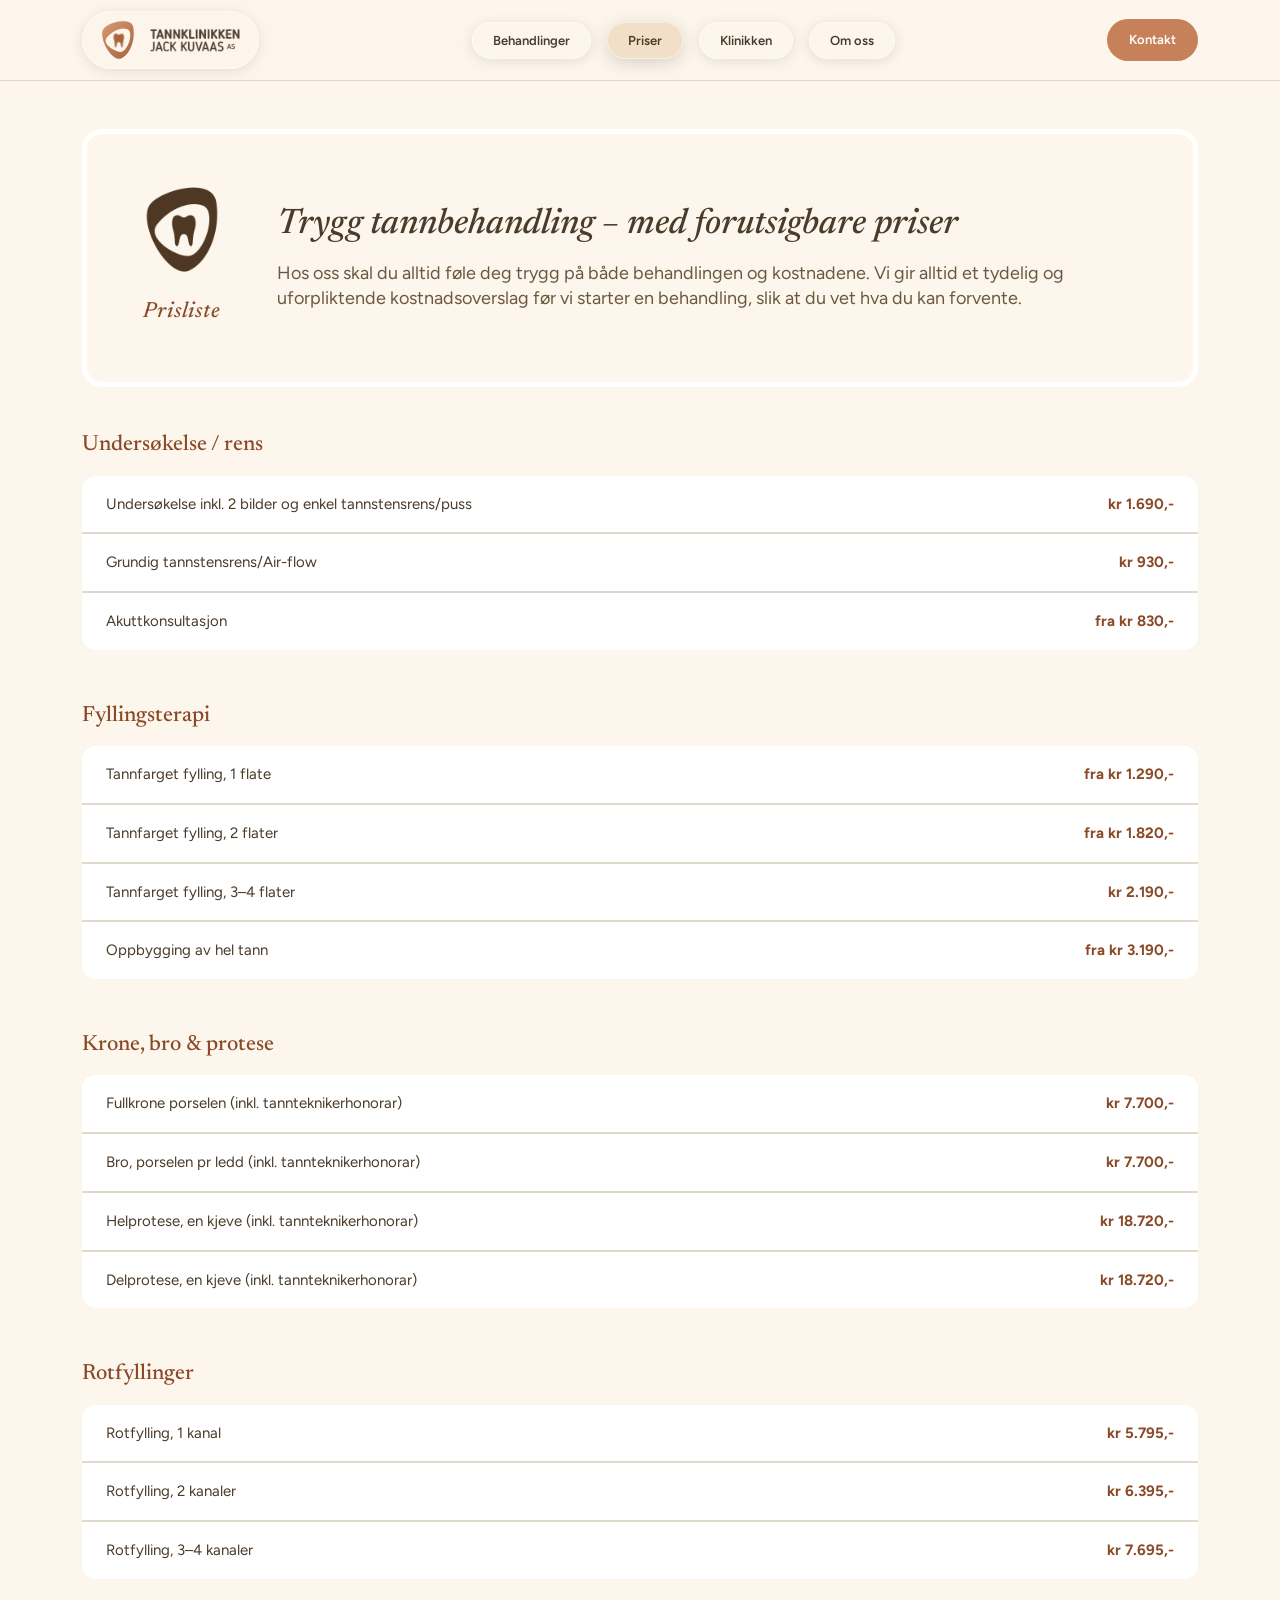
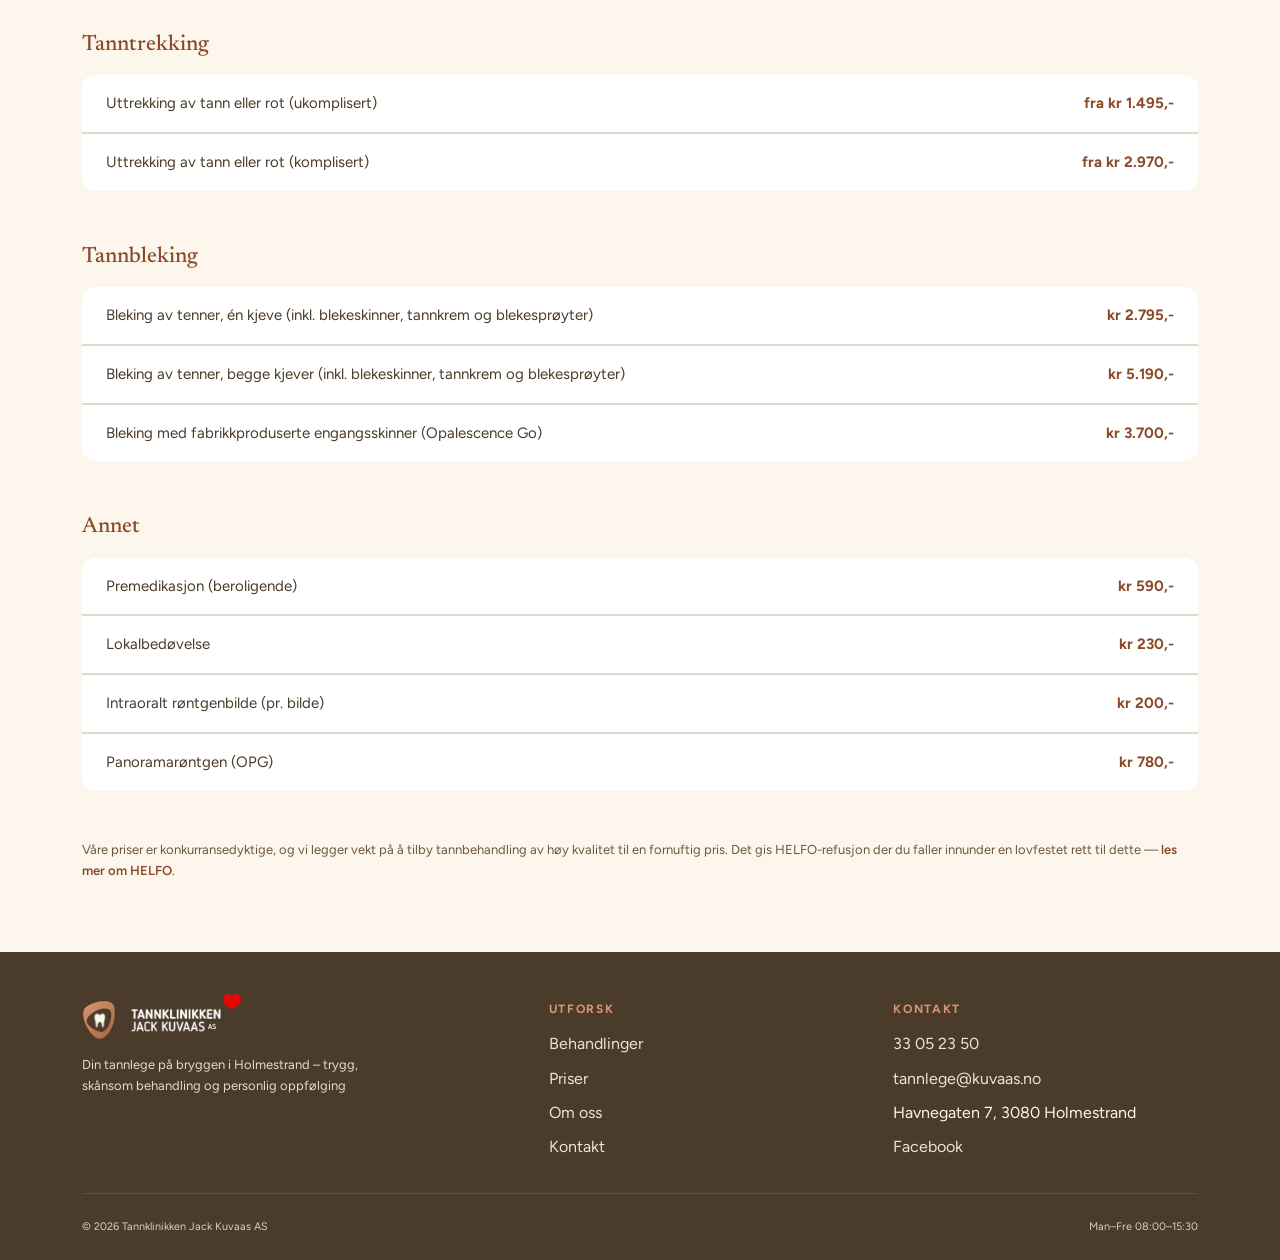
<file: priser.html>
<!DOCTYPE html>
<html lang="nb">
<head>
<meta charset="UTF-8">
<meta name="viewport" content="width=device-width, initial-scale=1.0">
<script>document.documentElement.classList.add("js");addEventListener("load",function(){setTimeout(function(){if(window.__revealReady)return;document.querySelectorAll(".reveal").forEach(function(e){e.classList.add("visible")})},1500)});</script>
<title>Priser – Tannklinikken Jack Kuvaas AS</title>
<meta name="description" content="Prisliste for Tannklinikken Jack Kuvaas AS i Holmestrand – trygg tannbehandling med forutsigbare priser.">
<link rel="icon" type="image/png" sizes="32x32" href="Bilder/favicon-32.png">
<link rel="icon" type="image/png" sizes="16x16" href="Bilder/favicon-16.png">
<link rel="apple-touch-icon" sizes="180x180" href="Bilder/favicon-180.png">
<link rel="preconnect" href="https://fonts.googleapis.com">
<link rel="preconnect" href="https://fonts.gstatic.com" crossorigin>
<link href="https://fonts.googleapis.com/css2?family=Figtree:wght@400;500;600;700&family=Newsreader:ital,opsz,wght@0,6..72,400..600;1,6..72,400..500&display=swap" rel="stylesheet">
<link rel="stylesheet" href="css/style.css">
</head>
<body data-page="priser">

<div id="site-header"></div>

<div class="page-hero wrap">
  <div class="about-text--card hero-card--split reveal">
    <div class="hero-card-icon">
      <img src="Bilder/vannmerke-skjold.png" alt="" class="about-card-watermark">
      <div class="eyebrow-serif">Prisliste</div>
    </div>
    <div class="hero-card-text">
      <h1 style="transition-delay:.08s">Trygg tannbehandling – med forutsigbare priser</h1>
      <p class="lead" style="transition-delay:.16s">Hos oss skal du alltid føle deg trygg på både behandlingen og kostnadene. Vi gir alltid et tydelig og uforpliktende kostnadsoverslag før vi starter en behandling, slik at du vet hva du kan forvente.</p>
    </div>
  </div>
</div>

<section class="section wrap section--continued">
  <!-- PRICES:START -- generated by scripts/update-priser.js from the Kuvaas prisliste Google Sheet, do not hand-edit rows here (edit the sheet instead) -->
  <div class="price-cat reveal">
    <h3>Undersøkelse / rens</h3>
    <div class="price-list">
      <div class="price-row"><span>Undersøkelse inkl. 2 bilder og enkel tannstensrens/puss</span><strong>kr 1.690,-</strong></div>
      <div class="price-row"><span>Grundig tannstensrens/Air-flow</span><strong>kr 930,-</strong></div>
      <div class="price-row"><span>Akuttkonsultasjon</span><strong>fra kr 830,-</strong></div>
    </div>
  </div>

  <div class="price-cat reveal">
    <h3>Fyllingsterapi</h3>
    <div class="price-list">
      <div class="price-row"><span>Tannfarget fylling, 1 flate</span><strong>fra kr 1.290,-</strong></div>
      <div class="price-row"><span>Tannfarget fylling, 2 flater</span><strong>fra kr 1.820,-</strong></div>
      <div class="price-row"><span>Tannfarget fylling, 3–4 flater</span><strong>kr 2.190,-</strong></div>
      <div class="price-row"><span>Oppbygging av hel tann</span><strong>fra kr 3.190,-</strong></div>
    </div>
  </div>

  <div class="price-cat reveal">
    <h3>Krone, bro &amp; protese</h3>
    <div class="price-list">
      <div class="price-row"><span>Fullkrone porselen (inkl. tannteknikerhonorar)</span><strong>kr 7.700,-</strong></div>
      <div class="price-row"><span>Bro, porselen pr ledd (inkl. tannteknikerhonorar)</span><strong>kr 7.700,-</strong></div>
      <div class="price-row"><span>Helprotese, en kjeve (inkl. tannteknikerhonorar)</span><strong>kr 18.720,-</strong></div>
      <div class="price-row"><span>Delprotese, en kjeve (inkl. tannteknikerhonorar)</span><strong>kr 18.720,-</strong></div>
    </div>
  </div>

  <div class="price-cat reveal">
    <h3>Rotfyllinger</h3>
    <div class="price-list">
      <div class="price-row"><span>Rotfylling, 1 kanal</span><strong>kr 5.795,-</strong></div>
      <div class="price-row"><span>Rotfylling, 2 kanaler</span><strong>kr 6.395,-</strong></div>
      <div class="price-row"><span>Rotfylling, 3–4 kanaler</span><strong>kr 7.695,-</strong></div>
    </div>
  </div>

  <div class="price-cat reveal">
    <h3>Tanntrekking</h3>
    <div class="price-list">
      <div class="price-row"><span>Uttrekking av tann eller rot (ukomplisert)</span><strong>fra kr 1.495,-</strong></div>
      <div class="price-row"><span>Uttrekking av tann eller rot (komplisert)</span><strong>fra kr 2.970,-</strong></div>
    </div>
  </div>

  <div class="price-cat reveal">
    <h3>Tannbleking</h3>
    <div class="price-list">
      <div class="price-row"><span>Bleking av tenner, én kjeve (inkl. blekeskinner, tannkrem og blekesprøyter)</span><strong>kr 2.795,-</strong></div>
      <div class="price-row"><span>Bleking av tenner, begge kjever (inkl. blekeskinner, tannkrem og blekesprøyter)</span><strong>kr 5.190,-</strong></div>
      <div class="price-row"><span>Bleking med fabrikkproduserte engangsskinner (Opalescence Go)</span><strong>kr 3.700,-</strong></div>
    </div>
  </div>

  <div class="price-cat reveal">
    <h3>Annet</h3>
    <div class="price-list">
      <div class="price-row"><span>Premedikasjon (beroligende)</span><strong>kr 590,-</strong></div>
      <div class="price-row"><span>Lokalbedøvelse</span><strong>kr 230,-</strong></div>
      <div class="price-row"><span>Intraoralt røntgenbilde (pr. bilde)</span><strong>kr 200,-</strong></div>
      <div class="price-row"><span>Panoramarøntgen (OPG)</span><strong>kr 780,-</strong></div>
    </div>
  </div>
  <!-- PRICES:END -->

  <p class="section-note">Våre priser er konkurransedyktige, og vi legger vekt på å tilby tannbehandling av høy kvalitet til en fornuftig pris. Det gis HELFO-refusjon der du faller innunder en lovfestet rett til dette — <a href="behandlinger.html" class="link-all link-all-inline">les mer om HELFO</a>.</p>
</section>

<div id="site-footer"></div>
<script src="js/main.js"></script>
<!-- Cloudflare Web Analytics --><script defer src='https://static.cloudflareinsights.com/beacon.min.js' data-cf-beacon='{"token": "3b2830d8c1b74ed68dee031783103adc"}'></script><!-- End Cloudflare Web Analytics -->
</body>
</html>
</file>
<file: css/style.css>
:root {
  --cream: #FDF6EC;
  --cream-deep: #F1DFC7;
  --terracotta: #C6805A;
  --terracotta-soft: #D89572;
  --terracotta-dark: #A6653F;      /* fyllflater, kanter, hover */
  --terracotta-tekst: #8a4a28;     /* liten aksent-tekst: AA mot cream + cream-deep */
  --brown: #4A3B2A;
  --brown-soft: #6b5842;
  --line: rgba(74,59,42,.16);

  /* Flater & effekter (issue #10) */
  --flate: #fff;                       /* kort, prisrader, info-bokser */
  --hvit-kant: rgba(255,255,255,.5);
  --cream-glass: rgba(253,246,236,.9);      /* nav / hamburger over innhold */
  --cream-glass-soft: rgba(253,246,236,.84);
  --gull: #F2B84B;                          /* rating-stjerner */
  --skygge-sm: 0 2px 12px rgba(74,59,42,.14);
  --skygge-md: 0 4px 16px rgba(74,59,42,.2);
  --feil-bg: #fdeee8;
  --feil-kant: #e8b79c;
  --feil-tekst: #8a3d1f;

  /* Spacing -- én 4px-skala (issue #6) */
  --space-1: 0.25rem;   /* 4  */
  --space-2: 0.5rem;    /* 8  */
  --space-3: 0.75rem;   /* 12 */
  --space-4: 1rem;      /* 16 */
  --space-5: 1.5rem;    /* 24 */
  --space-6: 2rem;      /* 32 */
  --space-7: 2.5rem;    /* 40 */
  --space-8: 3rem;      /* 48 */
  --section-y: 4.375rem; /* 70 -- vertikal seksjonsrytme */

  /* Typografi -- Newsreader (varm redaksjonell serif m/ kursiv) til display,
     Figtree (vennlig humanist-sans) til brødtekst/UI. */
  --serif: "Newsreader", Georgia, 'Times New Roman', serif;
  --sans: "Figtree", -apple-system, BlinkMacSystemFont, 'Segoe UI', Roboto, sans-serif;
  --text-xs: 0.75rem;      /* 12 */
  --text-sm: 0.8125rem;    /* 13 */
  --text-md: 0.9375rem;    /* 15 */
  --text-base: 1rem;       /* 16 */
  --text-lg: 1.125rem;     /* 18 */
  --text-xl: 1.375rem;     /* 22 */
  --text-2xl: clamp(1.6rem, 1.1rem + 2.4vw, 2.2rem);
  --text-3xl: clamp(1.9rem, 1rem + 4.4vw, 3.1rem);
  --lh-tett: 1.15;
  --lh-snau: 1.4;
  --lh-brod: 1.65;
}
*, *::before, *::after { margin: 0; padding: 0; box-sizing: border-box; }
html {
  scroll-behavior: smooth; overflow-x: clip;
  /* Nettleserens eget rot-lerret -- males FØR body sin bakgrunn. Uten dette
     kan et kort gap mellom sideoverganger (spesielt iOS Safari) vise
     nøytral hvit i stedet for --cream. Ricky rapporterte en kort
     krem/hvit-flash ved vanlig (ikke rask) navigering, 2026-09-05. */
  background: var(--cream);
}
body {
  background: var(--cream);
  color: var(--brown);
  font-family: var(--sans);
  font-size: var(--text-base);
  line-height: var(--lh-brod);
  -webkit-font-smoothing: antialiased;
}
a { text-decoration: none; color: inherit; }
img { max-width: 100%; display: block; }

/* Layout */
/* padding-inline (ikke shorthand) -- så .section.wrap beholder sin egen
   vertikale padding uansett kildeorden (issue #7). */
.wrap { max-width: 1180px; margin: 0 auto; padding-inline: 32px; }
@media (max-width: 640px) {
  .wrap { padding-inline: 20px; }
}

.eyebrow {
  font-size: var(--text-xs); font-weight: 600; letter-spacing: .18em; text-transform: uppercase;
  color: var(--terracotta-tekst); display: inline-block; margin-bottom: var(--space-3);
}
.lead { font-size: var(--text-lg); line-height: var(--lh-snau); color: var(--brown-soft); max-width: 560px; margin-top: var(--space-4); }
.lead-strong { max-width: none; font-weight: 600; color: var(--brown); }

/* Innhold som fortsetter rett under en page-hero uten ny skillelinje (issue #6) */
/* .section.section--* -- doblet klasse så modifieren vinner over .section-basen
   uansett kildeorden (basen står lenger ned i fila). */
.section.section--flush { border-top: none; }
.section.section--continued { border-top: none; padding-top: 0; }
.section-intro { max-width: 60ch; color: var(--brown-soft); margin-bottom: var(--space-6); }
.lenke-terra { color: var(--terracotta-dark); font-weight: 600; }
.dempet { color: var(--brown-soft); }

/* Buttons */
.btn {
  display: inline-block; font-size: var(--text-sm); font-weight: 600; padding: 14px 26px;
  border-radius: 100px; cursor: pointer; border: 1px solid transparent;
  transition: transform .2s, background .2s, color .2s; text-align: center;
}
.btn:hover { transform: translateY(-2px); }
.btn-terracotta { background: var(--terracotta); color: #fff; }
.btn-terracotta:hover { background: var(--terracotta-dark); }
.btn-outline { background: transparent; border-color: var(--terracotta); color: var(--terracotta-dark); }
.btn-outline:hover { background: var(--cream-deep); }

/* Sections */
.section { padding-block: var(--section-y); border-top: 1px solid var(--line); }
.section-head { display: flex; align-items: baseline; justify-content: space-between; flex-wrap: wrap; gap: var(--space-3); margin-bottom: var(--space-7); }
.section-head h2 { font-family: var(--serif); font-weight: 500; font-size: var(--text-2xl); line-height: var(--lh-tett); }
.link-all { font-size: var(--text-sm); font-weight: 600; color: var(--terracotta-tekst); display: inline-flex; align-items: center; gap: 6px; transition: gap .2s; }
.link-all:hover { gap: 10px; }
.link-all-inline { display: inline; }
.section-note { margin-top: var(--space-5); font-size: var(--text-sm); color: var(--brown-soft); }

/* Reveal-animasjon -- kun aktiv når JS kjører (html.js settes av et lite
   inline-script i <head>). Uten JS vises alt innhold umiddelbart. */
.reveal { opacity: 1; transform: none; }
.js .reveal {
  opacity: 0; transform: translateY(40px);
  transition: opacity .7s cubic-bezier(.2,.7,.2,1), transform .7s cubic-bezier(.2,.7,.2,1);
}
.js .reveal.visible { opacity: 1; transform: none; }

/* ===== Nav ===== */
/* Reserver navens høyde på placeholder-diven, ellers hopper siden ~80px
   nedover når header-partialen injiseres. */
#site-header { min-height: 80px; }
.nav {
  position: sticky; top: 0; z-index: 50;
  background: var(--cream-glass); backdrop-filter: blur(14px);
  border-bottom: 1px solid var(--line);
  transition: background .3s ease, box-shadow .3s ease, border-color .3s ease;
}
/* "Setter seg" når man har scrollet forbi toppen (js legger på .nav--scrolled) */
.nav--scrolled {
  background: var(--cream);
  border-bottom-color: transparent;
  box-shadow: 0 3px 18px rgba(74, 59, 42, 0.1);
}
.nav .wrap { display: flex; align-items: center; justify-content: space-between; height: 80px; gap: var(--space-5); }
.nav-logo-text { height: 40px; }
.nav-links { list-style: none; display: flex; gap: var(--space-4); align-items: center; }
.nav-cta {
  background: var(--terracotta); color: #fff !important; padding: 10px 22px;
  border-radius: 100px; font-size: var(--text-sm); font-weight: 600; transition: background .2s;
  -webkit-tap-highlight-color: transparent;
}
.nav-cta:hover, .nav-cta.active { background: var(--terracotta-dark); }
.nav-hamburger {
  display: none; flex-direction: column; gap: 5px; background: var(--cream-glass-soft);
  border: none; border-radius: 50%; cursor: pointer; padding: var(--space-2);
  box-shadow: var(--skygge-sm);
  -webkit-tap-highlight-color: transparent;
}
.nav-hamburger span { width: 22px; height: 2px; background: var(--brown); display: block; }

@media (max-width: 900px) {
  .nav-links {
    position: fixed; top: 80px; left: 0; right: 0; background: var(--cream);
    flex-direction: column; align-items: flex-start; padding: var(--space-5) var(--space-6); gap: 18px;
    border-bottom: 1px solid var(--line); display: none;
  }
  .nav-links.open { display: flex; }
  .nav-hamburger { display: flex; }
}

/* ===== Nav — pill buttons ===== */
.nav-logo {
  display: inline-flex; align-items: center; gap: 8px;
  perspective: 500px;   /* depth for .kuvaas-logo-icon's Y-axis spin-in */
  background: var(--cream-glass-soft);
  border: 1px solid var(--hvit-kant);
  backdrop-filter: blur(8px);
  border-radius: 100px;
  padding: 8px 18px;
  box-shadow: var(--skygge-sm);
  -webkit-tap-highlight-color: transparent;   /* mobile's default gray tap
    flash showed through the glass pill background — Ricky reported it as
    "something blinking" behind the logo text, 2026-09-05 */
}
.nav-links a {
  font-size: var(--text-sm); font-weight: 600; color: var(--brown);
  background: var(--cream-glass-soft);
  border: 1px solid var(--hvit-kant);
  backdrop-filter: blur(8px);
  border-radius: 100px;
  padding: 10px 20px;
  box-shadow: var(--skygge-sm);
  transition: background .2s, box-shadow .2s;
  -webkit-tap-highlight-color: transparent;
}
.nav-links a:hover,
.nav-links a.active {
  background: var(--cream-deep);
  box-shadow: var(--skygge-md);
}

/* ===== Hero -- scroll-snap-bildekarusell (js/carousel.js) =====
   Native scroll-snap-strip på alle bredder -- nettleseren gjør sveip + fart +
   snapp. Var tidligere en buet 3D-løkke (three.js) på desktop med live
   modusbytte; 3D-varianten er flyttet til X6-prosjektet (2026-09-05).
   .hero-poster = hero-fotoet, ligger BAK stripa og vises til carousel.js
   melder .is-ready (strip-bildet dekodet). Blir stående ved no-JS (SEO). */
/* Samme bredde som resten av innholdet (.wrap: 1180px + 32px sidepadding). */
.hero {
  max-width: 1180px;
  margin: 0 auto;
  padding: var(--space-6) 32px 0;
}
@media (max-width: 640px) {
  .hero { padding-inline: 20px; }
}

.carousel-stage {
  position: relative;
  width: 100%;
  height: min(72vh, 560px);
  min-height: 380px;
  overflow: hidden;
  border-radius: 24px;        /* innrammet panel, som resten av innholdet */
  background: var(--cream);   /* definert grunn mens strip-<img> laster kaldt */
}
/* Scrim for lesbarhet bak hero-teksten. Ligger mellom stripa (1) og teksten
   (3). Radial fra bunn-venstre hjørne -> hjørne-glød som toner jevnt utover
   i en bue, ingen rett diagonal kant. Himmelen topp-høyre holder seg ren.
   Rent statisk lag -- ingen readiness-gate, kan ikke blinke. */
.carousel-stage::after {
  content: "";
  position: absolute;
  inset: 0;
  z-index: 2;
  pointer-events: none;
  border-radius: inherit;
  background: radial-gradient(135% 120% at 0% 100%,
    rgba(38,28,19,.60) 0%,
    rgba(38,28,19,.47) 20%,
    rgba(38,28,19,.32) 38%,
    rgba(38,28,19,.17) 56%,
    rgba(38,28,19,.05) 76%,
    rgba(38,28,19,0) 92%);
}

/* Poster -- hero-fotoet. Ligger bak stripa (z-index 0) og viser samme bilde;
   fader ut når carousel.js legger .is-ready på stagen. no-JS: .is-ready settes
   aldri -> posteren blir stående (alt-tekst + SEO). Se
   reference_opaque_poster_covers_cached_content i minnet. */
.hero-poster {
  position: absolute;
  inset: 0;
  z-index: 0;
  overflow: hidden;
  pointer-events: none;
  background: var(--cream);
  transition: opacity .6s ease .2s;
}
.hero-poster img {
  width: 100%;
  height: 100%;
  object-fit: cover;
  display: block;
}
.carousel-stage.is-ready .hero-poster { opacity: 0; }

/* Scroll-snap-stripa (carousel.js bygger den). */
.mobil-karusell {
  position: absolute;
  inset: 0;
  z-index: 1;
  display: flex;
  overflow-x: auto;
  overflow-y: hidden;
  scroll-snap-type: x mandatory;
  overscroll-behavior-x: contain;
  -webkit-overflow-scrolling: touch;
  scrollbar-width: none;
}
.mobil-karusell::-webkit-scrollbar { display: none; }
.mobil-karusell img {
  flex: 0 0 100%;
  width: 100%; height: 100%;
  object-fit: cover;
  scroll-snap-align: center;
  scroll-snap-stop: always;
}
/* Hero-teksten -- bunn-ankret over stripa. Sveip går gjennom (pointer-events),
   men knappene/rating fanger klikk. */
.hero-content {
  position: absolute;
  z-index: 3;
  left: clamp(20px, 4vw, 40px); right: clamp(20px, 4vw, 40px);
  bottom: clamp(46px, 12vw, 74px);   /* plass til prikkene under */
  display: flex;
  flex-direction: column;
  justify-content: flex-end;
  pointer-events: none;
  transition: opacity .6s ease .04s, transform .6s ease .04s;
}
.hero-content .btn,
.hero-content .rating-badge { pointer-events: auto; }
.hero-content .eyebrow,
.hero-content h1,
.hero-content .lead { text-shadow: 0 1px 16px rgba(38,28,19,.5); }
.hero-content h1 { font-size: var(--text-2xl); }

/* Prikker -- sentrert nederst (mobil). Desktop: flyttes til venstre, se
   @media lenger ned. */
.carousel-dots {
  position: absolute;
  z-index: 4;
  left: 50%;
  transform: translateX(-50%);
  bottom: var(--space-4);
  display: flex;
  gap: var(--space-2);
}
.carousel-dot {
  position: relative;
  width: 8px; height: 8px;
  padding: 0;
  border: none;
  border-radius: 100px;
  background: rgba(253,246,236,.45);
  box-shadow: 0 1px 4px rgba(38,28,19,.35);
  cursor: pointer;
  transition: width .25s ease, background .25s ease;
}
/* Usynlig, større klikkflate -- den synlige prikken er bitteliten. */
.carousel-dot::before {
  content: "";
  position: absolute;
  inset: -12px -6px;
}
.carousel-dot.is-active { width: 22px; background: var(--cream); }
@media (hover: hover) {
  .carousel-dot:hover { background: rgba(253,246,236,.8); }
}

/* Pil-knapper -- par nederst til høyre (den ene genuint ledige sonen; tekst
   + prikker holder venstre side). Kun desktop (> 950px): sveip på mobil. */
.carousel-nav {
  display: none;
  position: absolute;
  bottom: var(--space-5);
  z-index: 4;
  width: 44px;
  height: 44px;
  place-items: center;
  border: 1px solid var(--hvit-kant);
  border-radius: 50%;
  background: var(--cream-glass);
  backdrop-filter: blur(6px);
  color: var(--terracotta-dark);
  cursor: pointer;
  box-shadow: var(--skygge-sm);
  transition: background .18s ease, transform .18s ease;
}
.carousel-nav svg { width: 20px; height: 20px; }
.carousel-nav--next { right: var(--space-5); }
.carousel-nav--prev { right: calc(var(--space-5) + 44px + var(--space-2)); }
@media (hover: hover) {
  .carousel-nav:hover { background: var(--cream); transform: scale(1.06); }
}
.carousel-nav:active { transform: scale(0.94); }
@media (min-width: 951px) {
  .carousel-nav { display: grid; }
  /* Prikkene til venstre, på linje med teksten -> bunnkanten leser
     [prikker] ...... [piler]. Sentrert vertikalt mot pil-paret. */
  .carousel-dots {
    left: clamp(20px, 4vw, 40px);
    transform: none;
    bottom: calc(var(--space-5) + 18px);
  }
}

@media (prefers-reduced-motion: reduce) {
  .hero-poster { transition: none; }
  .carousel-nav { transition: none; }
}

.hero .eyebrow { color: var(--cream-deep); }
.hero .lead { color: rgba(253,246,236,.95); }
.hero h1 { font-family: var(--serif); font-style: italic; font-weight: 500; font-size: var(--text-3xl); color: #fff; line-height: var(--lh-tett); }
.hero-cta { display: flex; gap: var(--space-3); margin-top: var(--space-6); flex-wrap: wrap; }
.hero-cta .btn-outline { border-color: rgba(255,255,255,.7); color: #fff; }
.hero-cta .btn-outline:hover { background: rgba(255,255,255,.15); }

.rating-badge {
  display: inline-flex; align-items: center; gap: var(--space-3);
  margin-top: var(--space-5); font-size: var(--text-sm); font-weight: 600; color: #fff;
  transition: opacity .2s;
}
.rating-badge:hover { opacity: .8; }

/* Stjernene: en dempet «tom» rad + en gull rad som klippes fra venstre.
   .rating-badge.talt -> js har satt --fyll og teller opp tallene. */
.rating-stars {
  position: relative;
  display: inline-block;
  letter-spacing: 2px;
  font-size: var(--text-base);
  line-height: 1;
}
.rating-stars .stars-tom { color: rgba(255, 255, 255, 0.35); }
.rating-stars .stars-fyll {
  position: absolute;
  left: 0; top: 0; bottom: 0;   /* ikke inset/right -> width er entydig */
  overflow: hidden;
  white-space: nowrap;
  color: var(--gull);
  width: var(--fyll, 0%);
  transition: width .9s cubic-bezier(.2, .7, .2, 1);
}

.page-hero { padding-top: var(--space-8); padding-bottom: var(--space-7); position: relative; }
.page-hero h1 { font-family: var(--serif); font-style: italic; font-weight: 500; font-size: var(--text-2xl); line-height: var(--lh-tett); color: var(--brown); }

/* ===== Quick info row (forside) ===== */
/* Én ramme rundt hele gruppa (1px kant + runde hjørner som hero-panelet) */
.quick-info-row {
  display: grid; grid-template-columns: repeat(3, 1fr); gap: var(--space-5);
  margin-block: var(--space-6);
  padding: 4rem var(--space-6);
  border: 1px solid var(--line);
  border-radius: 24px;
  transition: border-color .25s ease, box-shadow .25s ease, transform .25s ease;
}
@media (hover: hover) {
  .quick-info-row:hover {
    border-color: rgba(166, 101, 63, .45);
    box-shadow: var(--skygge-sm);
    transform: translateY(-2px);
  }
}
.quick-info { display: flex; align-items: center; gap: var(--space-4); }
.quick-info-icon {
  flex: 0 0 auto; width: 50px; height: 50px; border-radius: 50%;
  background: var(--cream-deep); display: flex; align-items: center; justify-content: center;
}
.quick-info-icon svg { width: 22px; height: 22px; fill: var(--terracotta-dark); }
.quick-info h4 { font-size: var(--text-md); margin-bottom: 3px; }
.quick-info p { font-size: var(--text-sm); color: var(--brown-soft); }
.quick-info p a { color: var(--brown-soft); }
.quick-info p a:hover { color: var(--terracotta-tekst); }
@media (max-width: 760px) { .quick-info-row { grid-template-columns: 1fr; } }

/* ===== Service / behandling-kort =====
   align-items: start -- kortene får sin egen høyde. Behandlingene er ikke en
   sekvens, så et langt kort skal ikke strekke nabokortene med tomme bunner
   (issue #2). Nummereringen (01/02/...) er fjernet av samme grunn. */
.service-row { display: grid; grid-template-columns: repeat(3, 1fr); gap: var(--space-5); align-items: start; }
.service-card {
  background: var(--cream-deep); border: 1px solid var(--line); border-radius: 16px; padding: var(--space-6);
  transition: border-color .25s ease, box-shadow .25s ease, transform .25s ease;
}
@media (hover: hover) {
  .service-card:hover {
    border-color: rgba(166, 101, 63, .45);
    box-shadow: var(--skygge-sm);
    transform: translateY(-2px);
  }
}
.service-card h3 { font-family: var(--serif); font-weight: 500; font-size: var(--text-lg); margin-bottom: var(--space-2); }
.service-card h3:first-child { margin-top: 0; }
.service-card p { font-size: var(--text-sm); color: var(--brown-soft); line-height: var(--lh-brod); }
.service-card p + p { margin-top: var(--space-3); }
@media (max-width: 860px) { .service-row { grid-template-columns: 1fr; } }

/* ===== About/trust grid (forside) ===== */
.about-grid { display: grid; grid-template-columns: 380px 1fr; gap: var(--space-8); align-items: center; }
.about-photo { width: 100%; border-radius: 20px; object-fit: cover; aspect-ratio: 4/3; display: block; }
/* isolation: isolate -> egen stacking-context UANSETT opacity. Uten den mister
   .about-text konteksten sin i det .reveal-transitionen når opacity: 1, og
   hjerte-vannmerket (z-index: -1) faller bak sidebakgrunnen og forsvinner --
   det synes bare mens transitionen kjører (Ricky-rapport 2026-09-05). */
.about-text { position: relative; isolation: isolate; }
.about-text-heart {
  position: absolute; width: 260px; max-width: 60%;
  top: -30px; right: -20px; opacity: .08; z-index: -1; pointer-events: none;
}
.about-text h2 { font-family: var(--serif); font-weight: 500; font-size: var(--text-2xl); line-height: var(--lh-tett); margin: var(--space-2) 0 var(--space-4); }
.about-text p { margin-bottom: var(--space-3); color: var(--brown-soft); line-height: var(--lh-brod); }
@media (max-width: 860px) { .about-grid { grid-template-columns: 1fr; } }

.about-grid--flip {
  grid-template-columns: 1fr 1fr; align-items: stretch; gap: var(--space-8);
  padding-block: var(--section-y);
}
.about-grid--flip .about-photo { order: 2; aspect-ratio: auto; width: 100%; height: 100%; }
@media (max-width: 860px) { .about-grid--flip { grid-template-columns: 1fr; } }

.about-text--card {
  position: relative;
  background: var(--cream);
  border: 5px solid #fff;
  border-radius: 20px;
  padding: var(--space-7);
  display: flex;
  flex-direction: column;
  justify-content: center;
  overflow: hidden;
}
.about-card-watermark { position: absolute; top: 24px; left: -8px; width: 200px; opacity: 1; }
.om-text-block { position: relative; }
.om-text-block p { max-width: 62ch; color: var(--brown-soft); margin-bottom: var(--space-4); line-height: var(--lh-brod); }
.om-text-block p:last-of-type { margin-bottom: var(--space-8); }
.om-text-heart { position: absolute; width: 170px; top: -50px; left: 140px; opacity: .08; z-index: -1; pointer-events: none; }
@media (max-width: 860px) { .om-text-heart { width: 110px; left: 40px; top: -30px; } }
/* Egen klasse (ikke en kontekst-avhengig overstyring av .eyebrow) -- issue #8.
   Samme plass som en eyebrow (over h1), men en 22px serif-italic sidetittel,
   ikke en liten uppercase-kicker. Brukt i hero-kortene på de indre sidene. */
.eyebrow-serif {
  display: inline-block;
  margin-bottom: var(--space-3);
  font-family: var(--serif);
  font-style: italic;
  font-size: var(--text-xl);
  font-weight: 500;
  letter-spacing: .04em;
  color: var(--terracotta-tekst);
}

/* Vannmerket ligger I FLYTEN som første element i kortet (issue #6) -- da
   følger teksten naturlig under det, uten den tidligere margin-top-hacken
   (180 / 220 / 90 px avhengig av side og breakpoint). */
.about-grid--flip .about-card-watermark {
  position: static;
  width: 150px;
  margin: 0 0 var(--space-4) -8px;
  opacity: 1;
}
@media (max-width: 860px) {
  .about-grid--flip .about-card-watermark { width: 110px; }
}

body[data-page="om-oss"] .about-photo { object-position: 50% 12%; }

/* ===== Hero card without a photo: icon + text side by side ===== */
.hero-card--split { flex-direction: row; justify-content: flex-start; align-items: center; gap: 40px; overflow: visible; }
.hero-card--split .hero-card-icon { flex: 0 0 auto; text-align: center; }
.hero-card--split .about-card-watermark { position: static; width: 110px; opacity: 1; margin: 0 auto 10px; display: block; }
.hero-card--split .eyebrow-serif { margin-top: 0; white-space: nowrap; }
.hero-card--split .hero-card-text { flex: 1; }
.hero-card--split .hero-card-text h1 { margin: 0; }
.hero-card--split .hero-card-text .lead { max-width: none; }
@media (max-width: 700px) {
  .hero-card--split { flex-direction: column; text-align: center; }
}

/* ===== Priser ===== */
.price-teaser-grid, .price-list { display: flex; flex-direction: column; gap: 2px; background: var(--line); border-radius: 12px; overflow: hidden; }
.price-row { display: flex; justify-content: space-between; gap: var(--space-4); background: var(--flate); padding: var(--space-4) var(--space-5); font-size: var(--text-md); transition: background-color .2s ease; }
.price-row strong { color: var(--terracotta-tekst); white-space: nowrap; }
@media (hover: hover) {
  /* Ugjennomsiktig -- ellers ser man gjennom raden til den graa --line-containeren
     og treffer blir mudrete/moerkt i stedet for en lys, varm tint. */
  .price-row:hover { background: #FBF4EF; }
}
.price-cat { margin-bottom: var(--space-8); }
.price-cat h3 { font-family: var(--serif); font-weight: 500; font-size: var(--text-xl); margin-bottom: var(--space-3); color: var(--terracotta-tekst); }

/* ===== Team (om oss) ===== */
.team-grid { display: grid; grid-template-columns: repeat(auto-fill, minmax(220px, 1fr)); gap: 24px; margin-top: 20px; }
.team-card { background: var(--flate); border: 1px solid var(--line); border-radius: 16px; overflow: hidden; text-align: center; }
.team-card img { width: 100%; aspect-ratio: 1/1; object-fit: cover; }
.team-card .team-body { padding: 18px; }
.team-card .role { font-size: var(--text-xs); text-transform: uppercase; letter-spacing: .08em; color: var(--terracotta-tekst); margin-bottom: 6px; }
.team-card h3 { font-family: var(--serif); font-weight: 500; font-size: var(--text-lg); }
.team-card .badge { font-size: var(--text-xs); color: var(--brown-soft); margin-top: 6px; }
.team-group-title { font-family: var(--serif); font-weight: 500; font-size: var(--text-xl); margin: 40px 0 4px; color: var(--terracotta-tekst); }
.team-group-title:first-of-type { margin-top: 10px; }

/* ===== Klinikken (arbeidsside, kun lokalt) ===== */
.klinikk-gallery { display: grid; grid-template-columns: repeat(auto-fill, minmax(280px, 1fr)); gap: 24px; }
.klinikk-photo { background: var(--flate); border: 1px solid var(--line); border-radius: 16px; overflow: hidden; }
.klinikk-photo img { width: 100%; aspect-ratio: 4/5; object-fit: cover; display: block; }
.klinikk-caption { padding: 12px 16px; font-size: var(--text-sm); color: var(--brown-soft); font-family: monospace; }

.klinikk-editorial {
  display: grid; grid-template-columns: repeat(2, 1fr); gap: 24px;
  background: var(--cream-deep); border-radius: 24px; padding: 32px;
}
@media (max-width: 700px) { .klinikk-editorial { grid-template-columns: 1fr; } }
.klinikk-card { position: relative; border-radius: 18px; overflow: hidden; aspect-ratio: 3/4; }
.klinikk-card img { width: 100%; height: 100%; object-fit: cover; display: block; }
.klinikk-card .klinikk-tag {
  position: absolute; top: 16px; left: 16px;
  background: var(--cream-glass); color: var(--brown);
  font-size: var(--text-xs); letter-spacing: .1em; text-transform: uppercase; font-weight: 700;
  padding: 7px 14px; border-radius: 100px;
}
.klinikk-card .klinikk-overlay {
  position: absolute; inset: 0; display: flex; flex-direction: column; justify-content: flex-end;
  padding: 26px; background: linear-gradient(180deg, rgba(74,59,42,0) 45%, rgba(74,59,42,.86) 100%);
}
.klinikk-card h3 {
  font-family: var(--serif); font-style: italic; font-weight: 500;
  font-size: var(--text-xl); line-height: var(--lh-tett); color: #fff;
}
.klinikk-card p { font-size: var(--text-sm); color: rgba(253,246,236,.9); margin-top: 8px; }

/* ===== Footer ===== */
.footer { background: var(--brown); color: var(--cream); padding: var(--space-8) 0 var(--space-5); }
.footer-grid { display: grid; grid-template-columns: 1.4fr 1fr 1fr; gap: var(--space-7); margin-bottom: var(--space-6); }
.footer h4 { font-size: var(--text-xs); letter-spacing: .14em; text-transform: uppercase; color: var(--terracotta-soft); margin-bottom: var(--space-3); }
.footer ul { list-style: none; display: flex; flex-direction: column; gap: var(--space-2); }
.footer a { color: var(--cream); opacity: .9; }
.footer a:hover { opacity: 1; text-decoration: underline; }
.footer-logo {
  position: relative; display: inline-flex; align-items: center; gap: 8px;
  perspective: 500px; margin-bottom: 14px;
}
.footer-logo-text { height: 40px; filter: brightness(0) invert(1); }
.footer-logo-heart { position: absolute; top: -6px; right: -20px; height: 16px !important; width: auto; filter: none !important; opacity: .9; }
/* Dark background — same white silhouette the text already used; the ribbon's
   own terracotta gradient still reads fine against --brown, only the tooth
   (which sat in the ribbon's transparent hole against --brown) needs to
   switch from terracotta-dark to cream to stay visible. */
.footer-logo .kuvaas-logo-tooth-shape { fill: var(--cream); }

/* ===== Logo icon — inline SVG traced from Bilder/Tann.png, rebuilt as
   vector the same way as HUT's logo (2026-09-04). Ribbon spins 2x clockwise,
   tooth spins 1x counter-clockwise around the Y-axis, both finishing
   together — timing/easing chosen by Ricky in a rotation-speed workshop. ===== */
.kuvaas-logo-icon { display: block; flex-shrink: 0; }
.kuvaas-logo-ribbon, .kuvaas-logo-tooth {
  transform-box: fill-box;
  transform-origin: 50% 50%;
  animation-duration: 3000ms;
  animation-timing-function: cubic-bezier(0.34, 1.56, 0.64, 1);
  animation-iteration-count: 1;
  animation-fill-mode: both;
}
.kuvaas-logo-ribbon { animation-name: kuvaas-ribbon-in; }
.kuvaas-logo-tooth  { animation-name: kuvaas-tooth-in; }
.kuvaas-logo-tooth-shape { fill: var(--terracotta-dark); }
@keyframes kuvaas-ribbon-in { from { transform: rotateY(0deg); } to { transform: rotateY(720deg); } }
@keyframes kuvaas-tooth-in  { from { transform: rotateY(0deg); } to { transform: rotateY(-360deg); } }
@media (prefers-reduced-motion: reduce) {
  .kuvaas-logo-ribbon, .kuvaas-logo-tooth { animation: none; }
}
.footer-brand p { font-size: var(--text-sm); opacity: .85; max-width: 320px; }
.footer-bottom { display: flex; justify-content: space-between; flex-wrap: wrap; gap: var(--space-3); padding-top: var(--space-5); border-top: 1px solid rgba(253,246,236,.15); font-size: var(--text-sm); opacity: .8; }
@media (max-width: 760px) { .footer-grid { grid-template-columns: 1fr; } }

/* ===== Kontaktskjema ===== */
.kontakt-grid { display: grid; grid-template-columns: 1fr 380px; gap: var(--space-8); align-items: start; }
.form-card { background: var(--flate); border: 1px solid var(--line); border-radius: 20px; padding: var(--space-7); }
.form-intro { color: var(--brown-soft); margin-bottom: var(--space-6); line-height: var(--lh-brod); }
.form-card h2 { font-family: var(--serif); font-weight: 500; font-size: var(--text-xl); margin-bottom: var(--space-5); }
.form-group { margin-bottom: var(--space-4); }
.form-group label { display: block; font-size: var(--text-sm); font-weight: 600; color: var(--brown-soft); margin-bottom: var(--space-2); letter-spacing: .03em; }
.form-group input, .form-group select, .form-group textarea {
  width: 100%; padding: 13px 16px; border: 1px solid var(--line); border-radius: 10px;
  font-family: var(--sans); font-size: 16px; color: var(--brown); background: var(--cream);
  outline: none; appearance: none; transition: border-color .2s, box-shadow .2s;
}
.form-group input:focus, .form-group select:focus, .form-group textarea:focus {
  border-color: var(--terracotta); box-shadow: 0 0 0 3px rgba(198,128,90,.18);
}
.form-group textarea { resize: vertical; min-height: 120px; }
.form-row { display: grid; grid-template-columns: 1fr 1fr; gap: var(--space-4); }
.form-submit { width: 100%; margin-top: 6px; }
.form-note { font-size: var(--text-xs); color: var(--brown-soft); margin-top: var(--space-3); text-align: center; }
.form-error { display: none; background: var(--feil-bg); border: 1px solid var(--feil-kant); border-radius: 10px; padding: var(--space-3) var(--space-4); font-size: var(--text-sm); color: var(--feil-tekst); margin-bottom: var(--space-5); }
.form-error.visible { display: block; }
button:disabled { opacity: .6; cursor: not-allowed; }
.form-success { display: none; text-align: center; padding: var(--space-6) 0; }
.form-success .check { width: 54px; height: 54px; background: var(--cream-deep); border-radius: 50%; display: flex; align-items: center; justify-content: center; margin: 0 auto var(--space-4); }
.form-success .check svg { width: 26px; height: 26px; fill: var(--terracotta-dark); }
.form-success h3 { font-family: var(--serif); font-weight: 500; font-size: var(--text-lg); margin-bottom: 8px; }
.form-success p { font-size: var(--text-sm); color: var(--brown-soft); }

.kontakt-info { display: flex; flex-direction: column; gap: var(--space-5); }
.kinfo-box { background: var(--flate); border: 1px solid var(--line); border-radius: 16px; padding: var(--space-5); }
.kinfo-box h4 { font-size: var(--text-xs); font-weight: 600; letter-spacing: .14em; text-transform: uppercase; color: var(--brown-soft); margin-bottom: var(--space-3); }
.kinfo-row { display: flex; align-items: flex-start; gap: 10px; margin-bottom: 10px; }
.kinfo-row:last-child { margin-bottom: 0; }
.kinfo-row span { font-size: var(--text-md); line-height: var(--lh-snau); }
.kinfo-row a { color: var(--terracotta-dark); font-weight: 600; }
.kmap { margin-top: var(--space-3); border-radius: 12px; overflow: hidden; border: 1px solid var(--line); }
.kmap iframe { width: 100%; height: 220px; border: none; display: block; }

@media (max-width: 860px) {
  .kontakt-grid { grid-template-columns: 1fr; gap: var(--space-6); }
  .kontakt-info { order: -1; }
}
@media (max-width: 500px) {
  .form-row { grid-template-columns: 1fr; }
  .form-card { padding: var(--space-5) var(--space-4); }
}

/* ===== Redusert bevegelse (issue #3) ===== */
@media (prefers-reduced-motion: reduce) {
  html { scroll-behavior: auto; }
  *, *::before, *::after {
    animation-duration: 0.001ms !important;
    animation-iteration-count: 1 !important;
    transition-duration: 0.001ms !important;
  }
  .reveal, .js .reveal { opacity: 1 !important; transform: none !important; }
  .btn:hover, .link-all:hover, .quick-info-row:hover, .service-card:hover { transform: none; }
  .rating-stars .stars-fyll { transition: none !important; }
}
</file>
